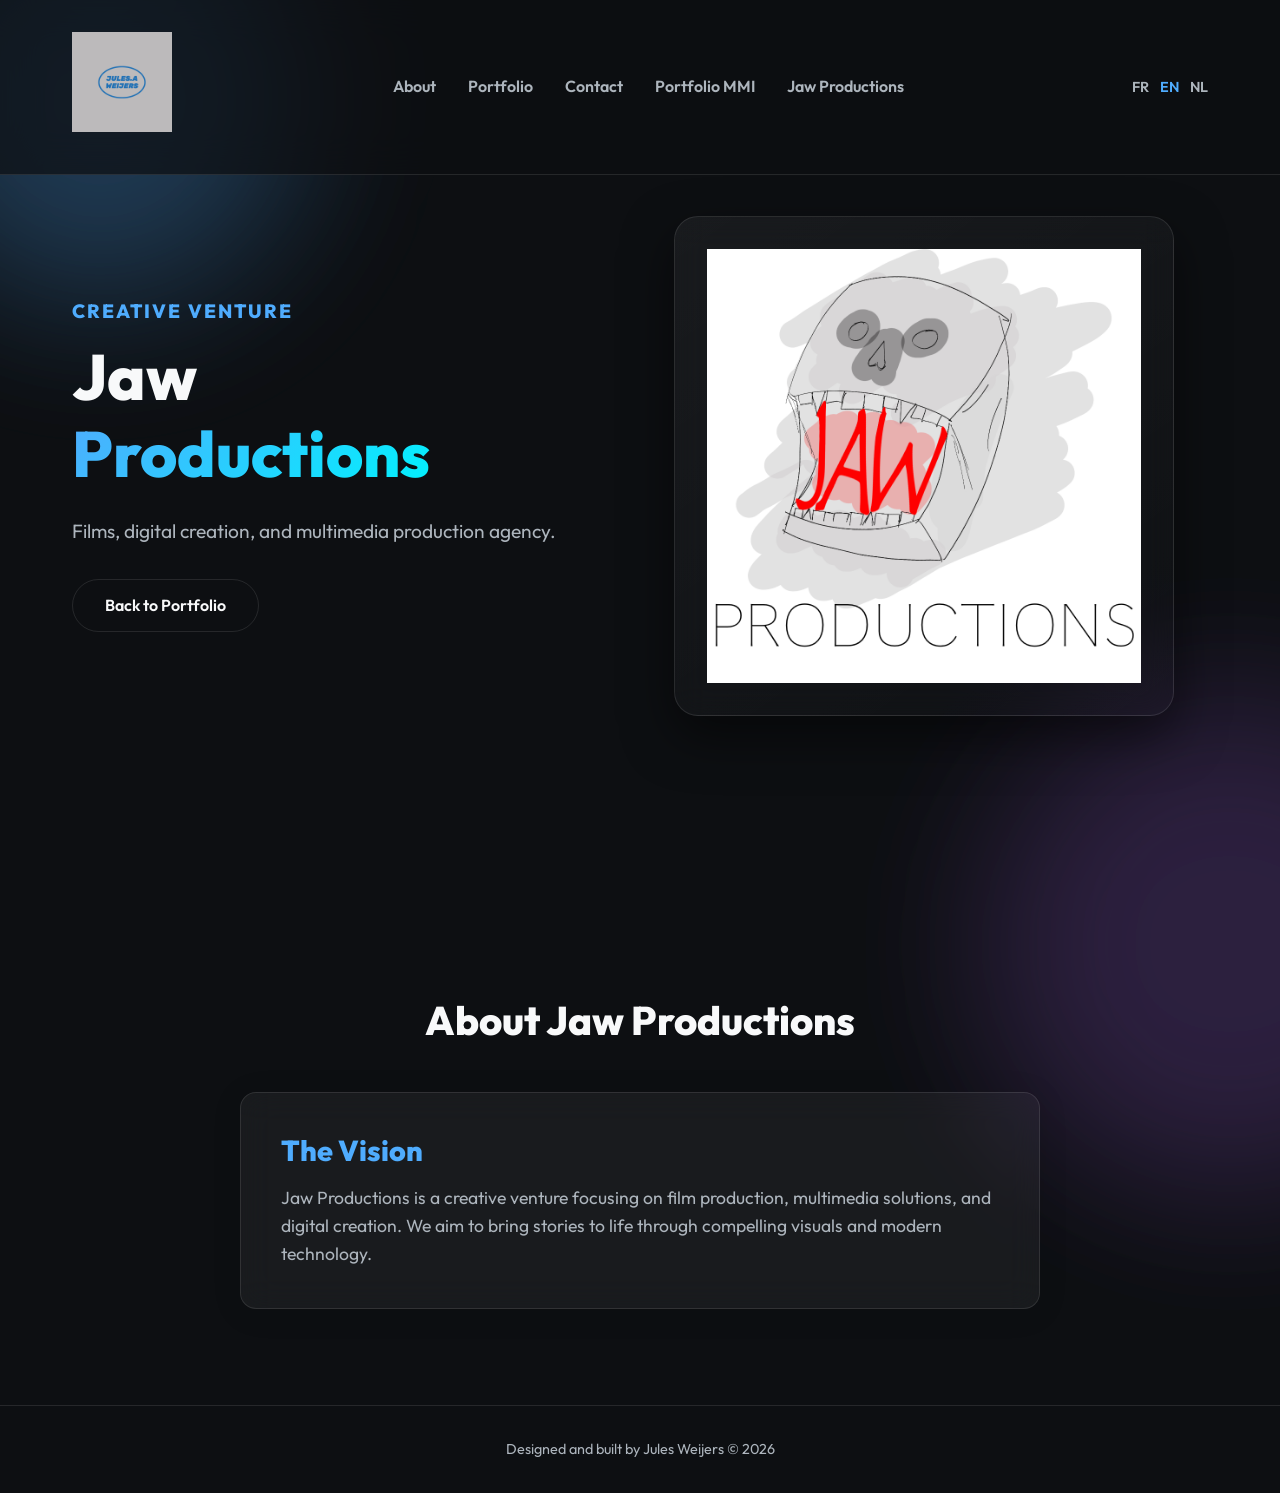
<file: jawprod.html>
<!DOCTYPE html>
<html lang="en">

<body>
    <div class="blob blob-1"></div>
    <div class="blob blob-2"></div>

<head>
    <meta charset="UTF-8">
    <meta name="viewport" content="width=device-width, initial-scale=1.0">
    <meta name="description" content="Jaw Producttions - A creative venture by Jules Weijers">
    <title>Jaw Productions</title>
    <link rel="preconnect" href="https://fonts.googleapis.com">
    <link rel="preconnect" href="https://fonts.gstatic.com" crossorigin>
    <link href="https://fonts.googleapis.com/css2?family=Outfit:wght@300;400;600;800&display=swap" rel="stylesheet">
    <link rel="stylesheet" href="css/styles.css">
</head>
</head>

<body>
    <div class="blob blob-1"></div>
    <div class="blob blob-2"></div>

    <nav class="glass-nav">
        <div class="nav-content">
            <a href="index.html" class="logo"><img src="assets/images/logo J.png" width="100px"
                    alt="logo Jules Weijers"></a>
            <ul class="nav-links">
                <li><a href="index.html#about" data-i18n="nav_about">About</a></li>
                <li><a href="index.html#portfolio" data-i18n="nav_portfolio">Portfolio</a></li>
                <li><a href="index.html#contact" data-i18n="nav_contact">Contact</a></li>
                <li><a href="portfolio-mmi.html" data-i18n="nav_mmi">Portfolio MMI</a></li>
                <li><a href="jawprod.html" data-i18n="nav_jawprod">Jaw Productions</a></li>
            </ul>
            <div class="lang-switcher">
                <button class="lang-btn" data-lang="fr">FR</button>
                <button class="lang-btn active" data-lang="en">EN</button>
                <button class="lang-btn" data-lang="nl">NL</button>
            </div>
            <div class="hamburger">
                <div class="bar"></div>
                <div class="bar"></div>
                <div class="bar"></div>
            </div>
        </div>
    </nav>

    <main>
        <section id="hero" class="hero-section">
            <div class="hero-content">
                <h2 class="subtitle" data-i18n="jawprod_hero_subtitle">Creative Venture</h2>
                <h1 class="title">
                    <span data-i18n="jawprod_hero_title_part1">Jaw</span><br>
                    <span class="gradient-text" data-i18n="jawprod_hero_title_part2">Productions</span>
                </h1>
                <p class="description" data-i18n="jawprod_hero_desc">Films, digital creation, and multimedia production
                    agency.</p>
                <div class="cta-group">
                    <a href="index.html" class="btn btn-secondary" data-i18n="btn_back">Back to Portfolio</a>
                </div>
            </div>
            <div class="hero-visual">
                <div class="visual-placeholder glass-card"
                    style="display: flex; align-items: center; justify-content: center;">
                    <!-- Placeholder logo or image for Jaw Producttions -->
                    <img src="assets/images/jawproductions.jpg" alt="Logo JAW PRODUCTIONS" class="jawprod-logo">
                </div>
            </div>
        </section>

        <section id="about" class="about-section">
            <h2 class="section-title" data-i18n="jawprod_about_title">About Jaw Productions</h2>
            <div class="about-grid" style="grid-template-columns: 1fr; max-width: 800px; margin: 0 auto;">
                <div class="about-text glass-card">
                    <h3 data-i18n="jawprod_about_subtitle">The Vision</h3>
                    <p data-i18n="jawprod_about_desc">Jaw Productions is a creative venture focusing on film production,
                        multimedia solutions, and digital creation. We aim to bring stories to life through compelling
                        visuals and modern technology.</p>
                </div>
            </div>
        </section>
    </main>

    <footer>
        <p><span data-i18n="footer_text">Designed and built by Jules Weijers</span> &copy; <span id="year"></span></p>
    </footer>

    <script src="js/translations.js?v=20260608b"></script>
    <script src="js/main.js?v=20260608b"></script>
</body>

</html>
</file>
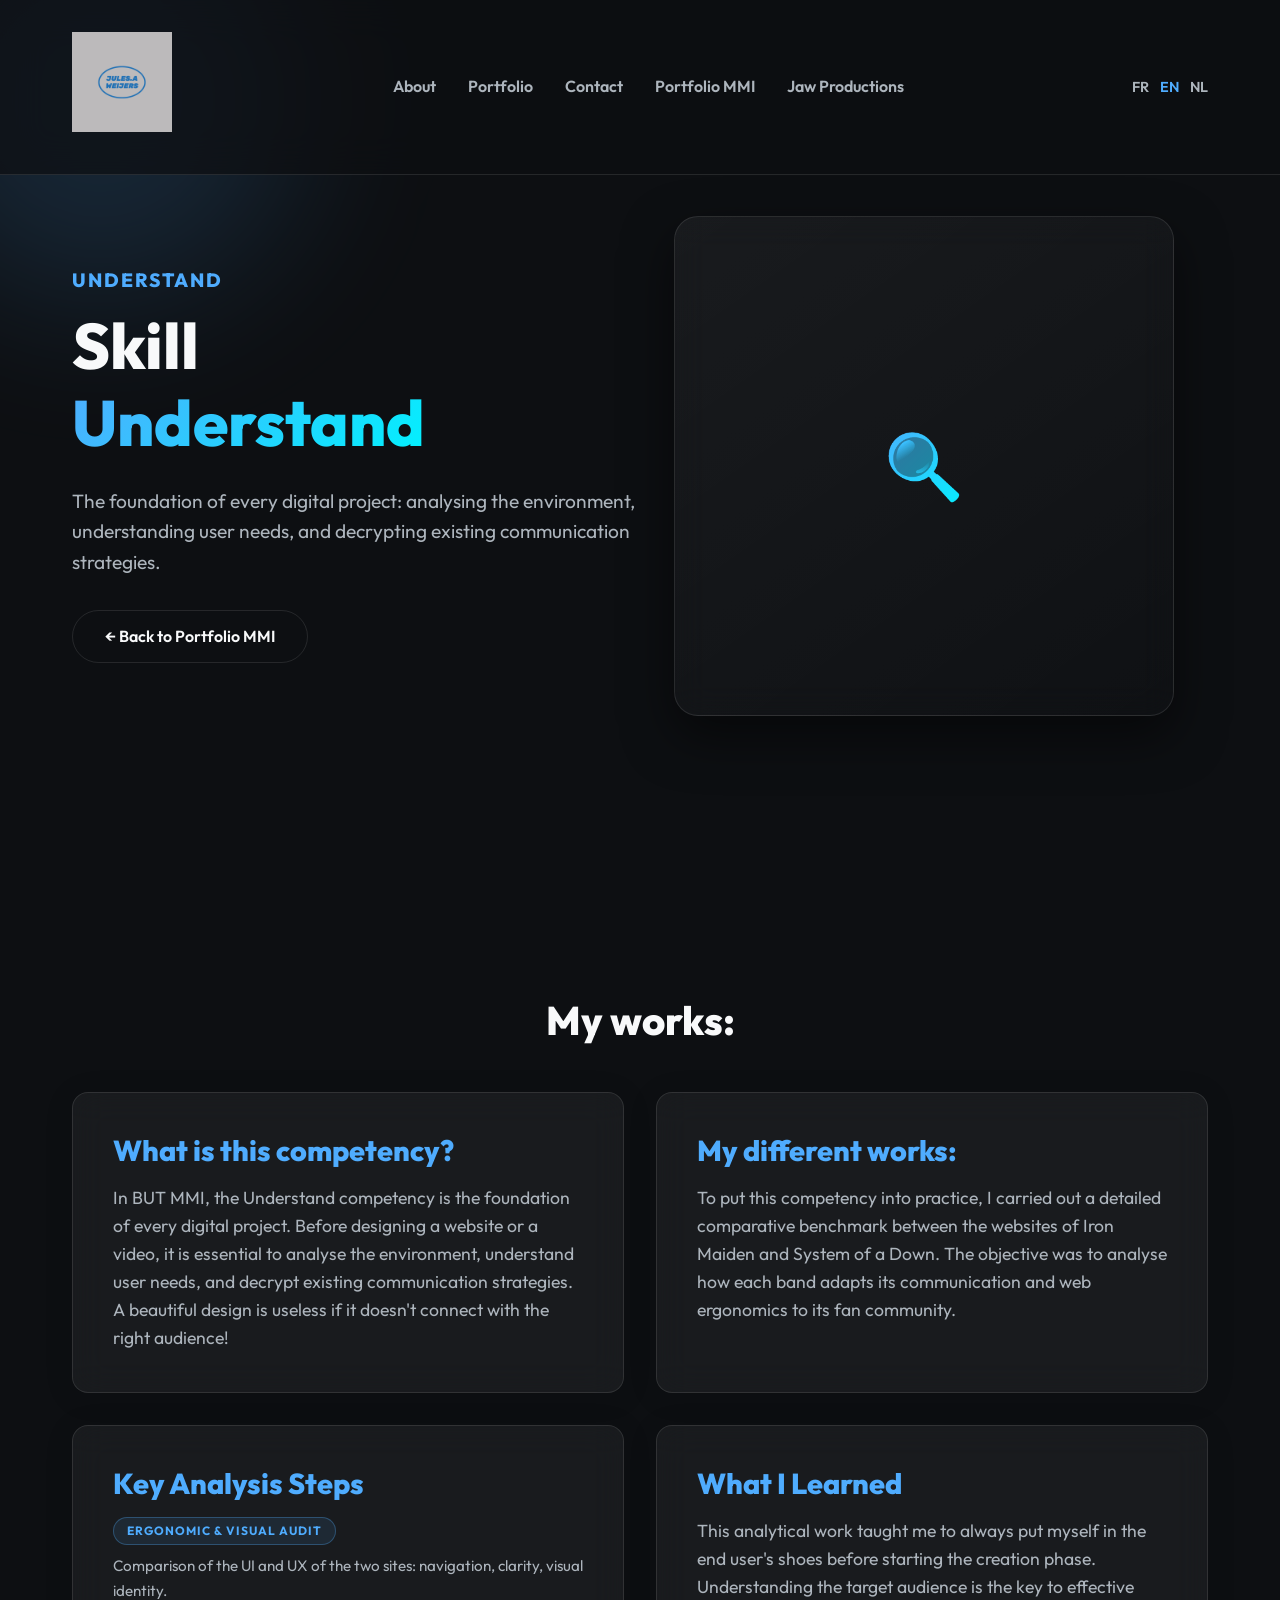
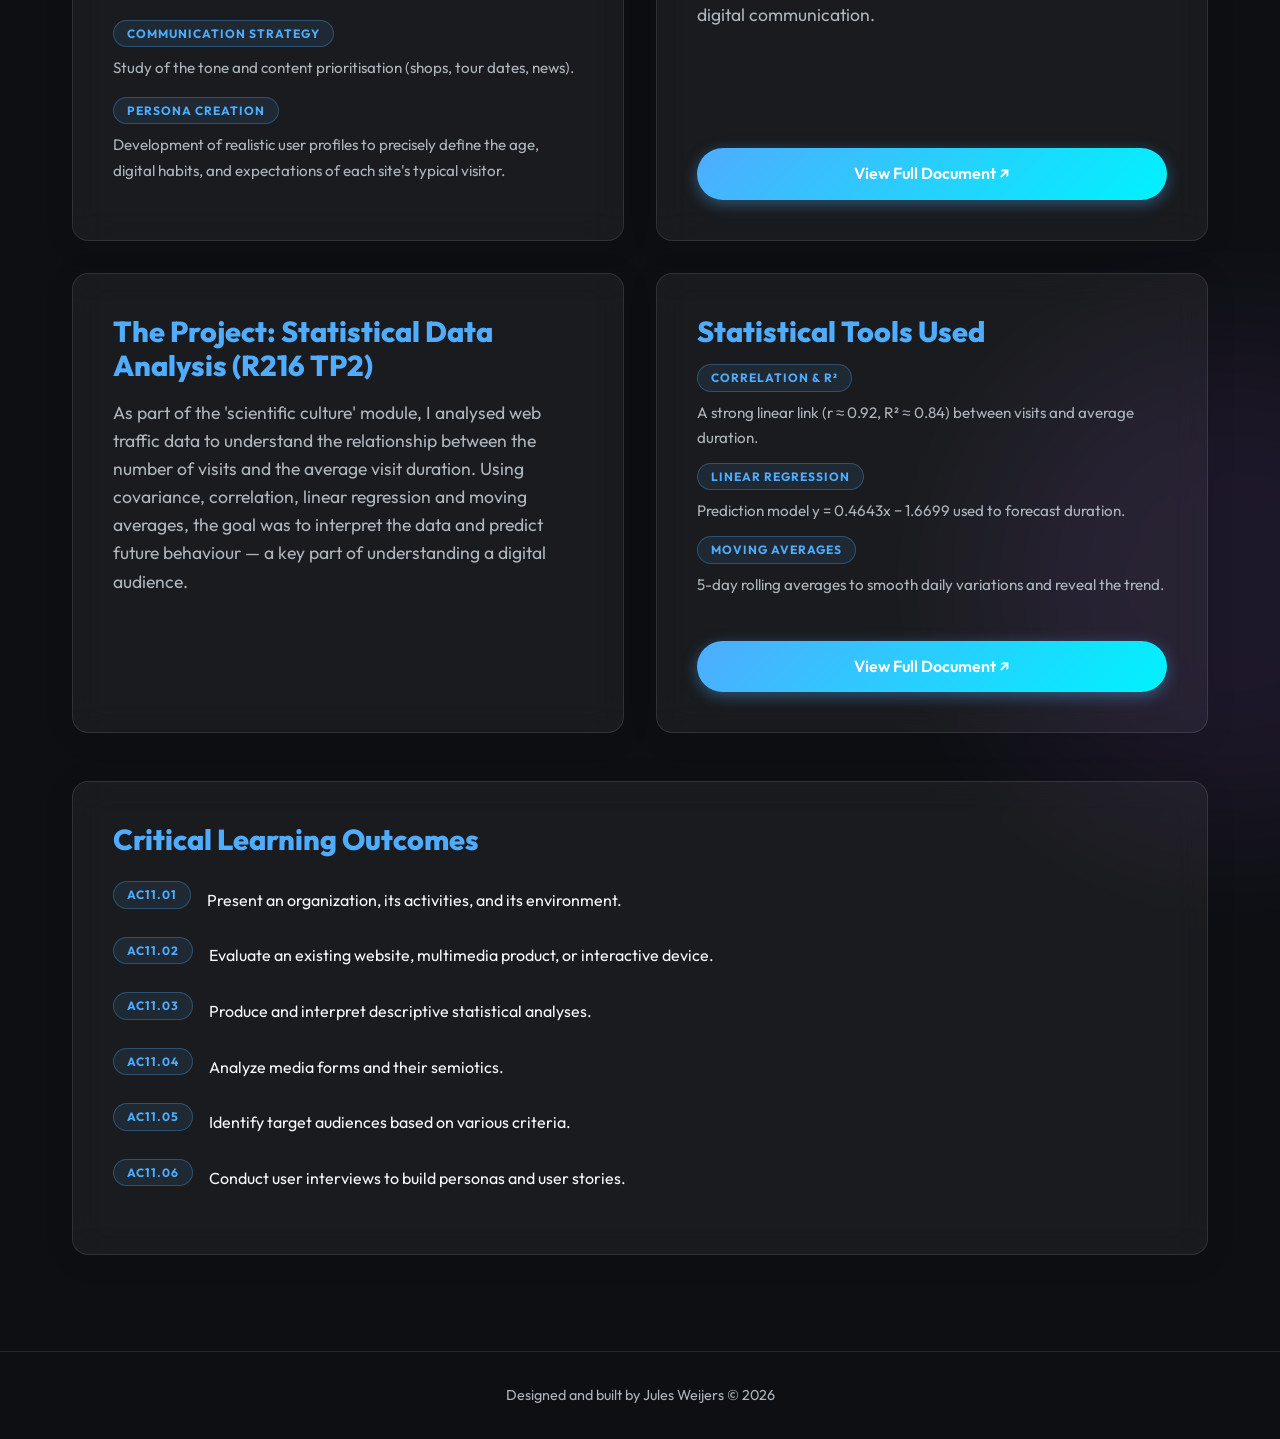
<file: mmi-comprendre.html>
<!DOCTYPE html>
<html lang="en">

<head>
    <meta charset="UTF-8">
    <meta name="viewport" content="width=device-width, initial-scale=1.0">
    <meta name="description" content="Compétence Comprendre - Portfolio MMI Jules Weijers">
    <title>Comprendre - Portfolio MMI</title>
    <link rel="preconnect" href="https://fonts.googleapis.com">
    <link rel="preconnect" href="https://fonts.gstatic.com" crossorigin>
    <link href="https://fonts.googleapis.com/css2?family=Outfit:wght@300;400;600;800&display=swap" rel="stylesheet">
    <link rel="stylesheet" href="css/styles.css">
</head>

<body>
    <div class="blob blob-1"></div>
    <div class="blob blob-2"></div>

    <nav class="glass-nav">
        <div class="nav-content">
            <a href="index.html" class="logo"><img src="assets/images/logo J.png" width="100px"
                    alt="logo Jules Weijers"></a>
            <ul class="nav-links">
                <li><a href="index.html#about" data-i18n="nav_about">About</a></li>
                <li><a href="index.html#portfolio" data-i18n="nav_portfolio">Portfolio</a></li>
                <li><a href="index.html#contact" data-i18n="nav_contact">Contact</a></li>
                <li><a href="portfolio-mmi.html" data-i18n="nav_mmi">Portfolio MMI</a></li>
                <li><a href="jawprod.html" data-i18n="nav_jawprod">Jaw Productions</a></li>
            </ul>
            <div class="lang-switcher">
                <button class="lang-btn" data-lang="fr">FR</button>
                <button class="lang-btn active" data-lang="en">EN</button>
                <button class="lang-btn" data-lang="nl">NL</button>
            </div>
            <div class="hamburger">
                <div class="bar"></div>
                <div class="bar"></div>
                <div class="bar"></div>
            </div>
        </div>
    </nav>

    <main>
        <section id="hero" class="hero-section">
            <div class="hero-content">
                <h2 class="subtitle" data-i18n="mmi_filter_comprendre">Understand</h2>
                <h1 class="title">
                    <span data-i18n="comp_comprendre_title1">Skill</span><br>
                    <span class="gradient-text" data-i18n="comp_comprendre_title2">Understand</span>
                </h1>
                <p class="description" data-i18n="comp_comprendre_intro">The foundation of every digital project:
                    analysing the environment, understanding user needs, and decrypting existing communication
                    strategies.</p>
                <div class="cta-group">
                    <a href="portfolio-mmi.html" class="btn btn-secondary" data-i18n="comp_back_mmi">← Back to Portfolio
                        MMI</a>
                </div>
            </div>
            <div class="hero-visual">
                <div class="visual-placeholder glass-card"
                    style="display:flex;align-items:center;justify-content:center;">
                    <span class="gradient-text" style="font-size:4rem;">🔍</span>
                </div>
            </div>
        </section>

        <section class="about-section">
            <h2 class="section-title" data-i18n="comp_approach_title">My Approach</h2>
            <div class="about-grid">
                <div class="about-text glass-card">
                    <h3 data-i18n="comp_comprendre_what_title">What is this competency?</h3>
                    <p data-i18n="comp_comprendre_what_desc">In BUT MMI, the "Understand" competency is the foundation
                        of every digital project. Before designing a website or a video, it is essential to analyse the
                        environment, understand user needs, and decrypt existing communication strategies. A beautiful
                        design is useless if it doesn't connect with the right audience!</p>
                </div>
                <div class="about-text glass-card">
                    <h3 data-i18n="comp_comprendre_project_title">The Project: Iron Maiden vs SOAD Benchmark</h3>
                    <p data-i18n="comp_comprendre_project_desc">To put this competency into practice, I carried out a
                        detailed comparative benchmark between the websites of two iconic metal bands: Iron Maiden and
                        System of a Down. The objective was to analyse how each band adapts its communication and web
                        ergonomics to its fan community.</p>
                </div>
            </div>

            <div class="about-grid" style="margin-top: 2rem;">
                <div class="about-text glass-card">
                    <h3 data-i18n="comp_comprendre_steps_title">Key Analysis Steps</h3>
                    <ul class="skills-list" style="margin-top:0;">
                        <li style="margin-bottom:1rem;"><span class="mmi-tag"
                                style="display:inline-block;margin-bottom:0.5rem;"
                                data-i18n="comp_step_ergonomics">Ergonomic &amp; Visual Audit</span><br><span
                                style="color:var(--text-secondary);font-size:0.95rem;"
                                data-i18n="comp_step_ergonomics_desc">Comparison of the UI and UX of the two sites:
                                navigation, clarity, visual identity.</span></li>
                        <li style="margin-bottom:1rem;"><span class="mmi-tag"
                                style="display:inline-block;margin-bottom:0.5rem;"
                                data-i18n="comp_step_strategy">Communication Strategy</span><br><span
                                style="color:var(--text-secondary);font-size:0.95rem;"
                                data-i18n="comp_step_strategy_desc">Study of the tone and content prioritisation (shops,
                                tour dates, news).</span></li>
                        <li style="margin-bottom:1rem;"><span class="mmi-tag"
                                style="display:inline-block;margin-bottom:0.5rem;"
                                data-i18n="comp_step_personas">Persona Creation</span><br><span
                                style="color:var(--text-secondary);font-size:0.95rem;"
                                data-i18n="comp_step_personas_desc">Development of realistic user profiles to precisely
                                define the age, digital habits, and expectations of each site's typical visitor.</span>
                        </li>
                    </ul>
                </div>
                <div class="about-text glass-card"
                    style="display:flex;flex-direction:column;justify-content:space-between;">
                    <div>
                        <h3 data-i18n="comp_comprendre_result_title">What I Learned</h3>
                        <p data-i18n="comp_comprendre_result_desc">This analytical work taught me to always put myself
                            in the end user's shoes before starting the creation phase. Understanding the target
                            audience is the key to effective digital communication.</p>
                    </div>
                    <a href="https://docs.google.com/document/d/e/2PACX-1vTKXPt67hCRyLNYmqkDiwPlftgI4cMNOzq5Qq594efZ0VhWEkvWonY3-5DiGSTiMGNLSEG3dka_bvBa/pub"
                        target="_blank" class="btn btn-primary" style="margin-top:2rem;text-align:center;"
                        data-i18n="mmi_btn_view_doc">View Full Document ↗</a>
                </div>
            </div>

            <!-- Project 2: R216 TP2 - Statistical Data Analysis -->
            <div class="about-grid" style="margin-top: 2rem;">
                <div class="about-text glass-card">
                    <h3 data-i18n="comp_comprendre_project2_title">The Project: Statistical Data Analysis (R216 TP2)</h3>
                    <p data-i18n="comp_comprendre_project2_desc">As part of the "scientific culture" module, I analysed web traffic data to understand the relationship between the number of visits and the average visit duration. Using covariance, correlation, linear regression and moving averages, the goal was to interpret the data and predict future behaviour — a key part of understanding a digital audience.</p>
                </div>
                <div class="about-text glass-card"
                    style="display:flex;flex-direction:column;justify-content:space-between;">
                    <div>
                        <h3 data-i18n="comp_comprendre_project2_steps_title">Statistical Tools Used</h3>
                        <ul class="skills-list" style="margin-top:0;">
                            <li style="margin-bottom:0.75rem;"><span class="mmi-tag"
                                    style="display:inline-block;margin-bottom:0.5rem;"
                                    data-i18n="comp_comprendre_project2_t1">Correlation &amp; R²</span><br><span
                                    style="color:var(--text-secondary);font-size:0.95rem;"
                                    data-i18n="comp_comprendre_project2_t1_desc">A strong linear link (r ≈ 0.92, R² ≈ 0.84) between visits and average duration.</span></li>
                            <li style="margin-bottom:0.75rem;"><span class="mmi-tag"
                                    style="display:inline-block;margin-bottom:0.5rem;"
                                    data-i18n="comp_comprendre_project2_t2">Linear Regression</span><br><span
                                    style="color:var(--text-secondary);font-size:0.95rem;"
                                    data-i18n="comp_comprendre_project2_t2_desc">Prediction model y = 0.4643x − 1.6699 used to forecast duration.</span></li>
                            <li style="margin-bottom:0.75rem;"><span class="mmi-tag"
                                    style="display:inline-block;margin-bottom:0.5rem;"
                                    data-i18n="comp_comprendre_project2_t3">Moving Averages</span><br><span
                                    style="color:var(--text-secondary);font-size:0.95rem;"
                                    data-i18n="comp_comprendre_project2_t3_desc">5-day rolling averages to smooth daily variations and reveal the trend.</span></li>
                        </ul>
                    </div>
                    <a href="assets/pdf/r216_tp2.pdf"
                        target="_blank" class="btn btn-primary" style="margin-top:2rem;text-align:center;"
                        data-i18n="mmi_btn_view_doc">View Full Document ↗</a>
                </div>
            </div>
            <div class="about-grid" style="margin-top: 3rem;">
                <div class="about-text glass-card" style="grid-column: 1 / -1;">
                    <h3 data-i18n="comp_comprendre_ac_title">Critical Learning Outcomes</h3>
                    <ul class="skills-list" style="margin-top:1.5rem;">
                        <li style="margin-bottom:1rem; display: flex; align-items: center; gap: 1rem;">
                            <span class="mmi-tag" style="white-space: nowrap;">AC11.01</span> 
                            <span data-i18n="ac_11_01">Present an organization, its activities, and its environment.</span>
                        </li>
                        <li style="margin-bottom:1rem; display: flex; align-items: center; gap: 1rem;">
                            <span class="mmi-tag" style="white-space: nowrap;">AC11.02</span> 
                            <span data-i18n="ac_11_02">Evaluate an existing website, multimedia product, or interactive device.</span>
                        </li>
                        <li style="margin-bottom:1rem; display: flex; align-items: center; gap: 1rem;">
                            <span class="mmi-tag" style="white-space: nowrap;">AC11.03</span> 
                            <span data-i18n="ac_11_03">Produce and interpret descriptive statistical analyses.</span>
                        </li>
                        <li style="margin-bottom:1rem; display: flex; align-items: center; gap: 1rem;">
                            <span class="mmi-tag" style="white-space: nowrap;">AC11.04</span> 
                            <span data-i18n="ac_11_04">Analyze media forms and their semiotics.</span>
                        </li>
                        <li style="margin-bottom:1rem; display: flex; align-items: center; gap: 1rem;">
                            <span class="mmi-tag" style="white-space: nowrap;">AC11.05</span> 
                            <span data-i18n="ac_11_05">Identify target audiences based on various criteria.</span>
                        </li>
                        <li style="margin-bottom:1rem; display: flex; align-items: center; gap: 1rem;">
                            <span class="mmi-tag" style="white-space: nowrap;">AC11.06</span> 
                            <span data-i18n="ac_11_06">Conduct user interviews to build personas and user stories.</span>
                        </li>
                    </ul>
                </div>
            </div>
        </section>
        </section>
    </main>

    <footer>
        <p><span data-i18n="footer_text">Designed and built by Jules Weijers</span> &copy; <span id="year"></span></p>
    </footer>
    <script src="js/translations.js?v=20260610b"></script>
    <script src="js/main.js?v=20260610b"></script>
</body>

</html>
</file>
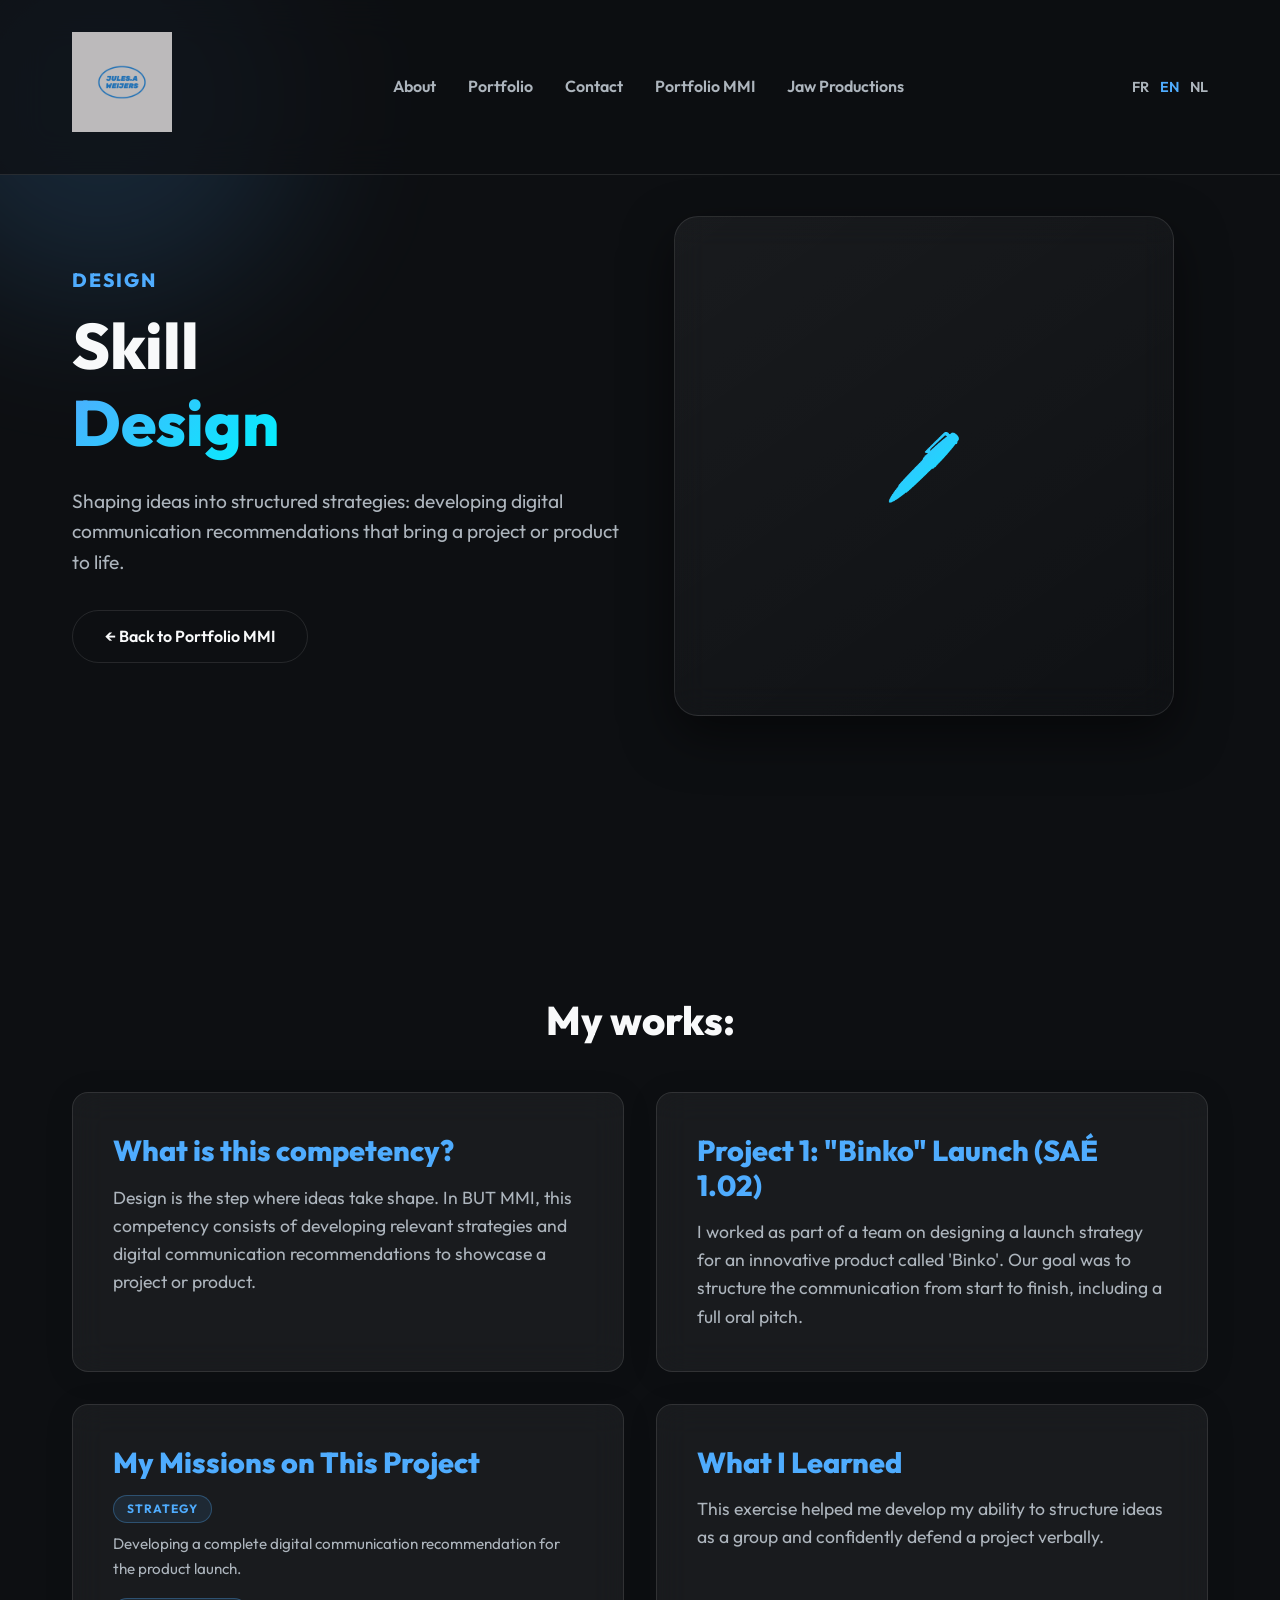
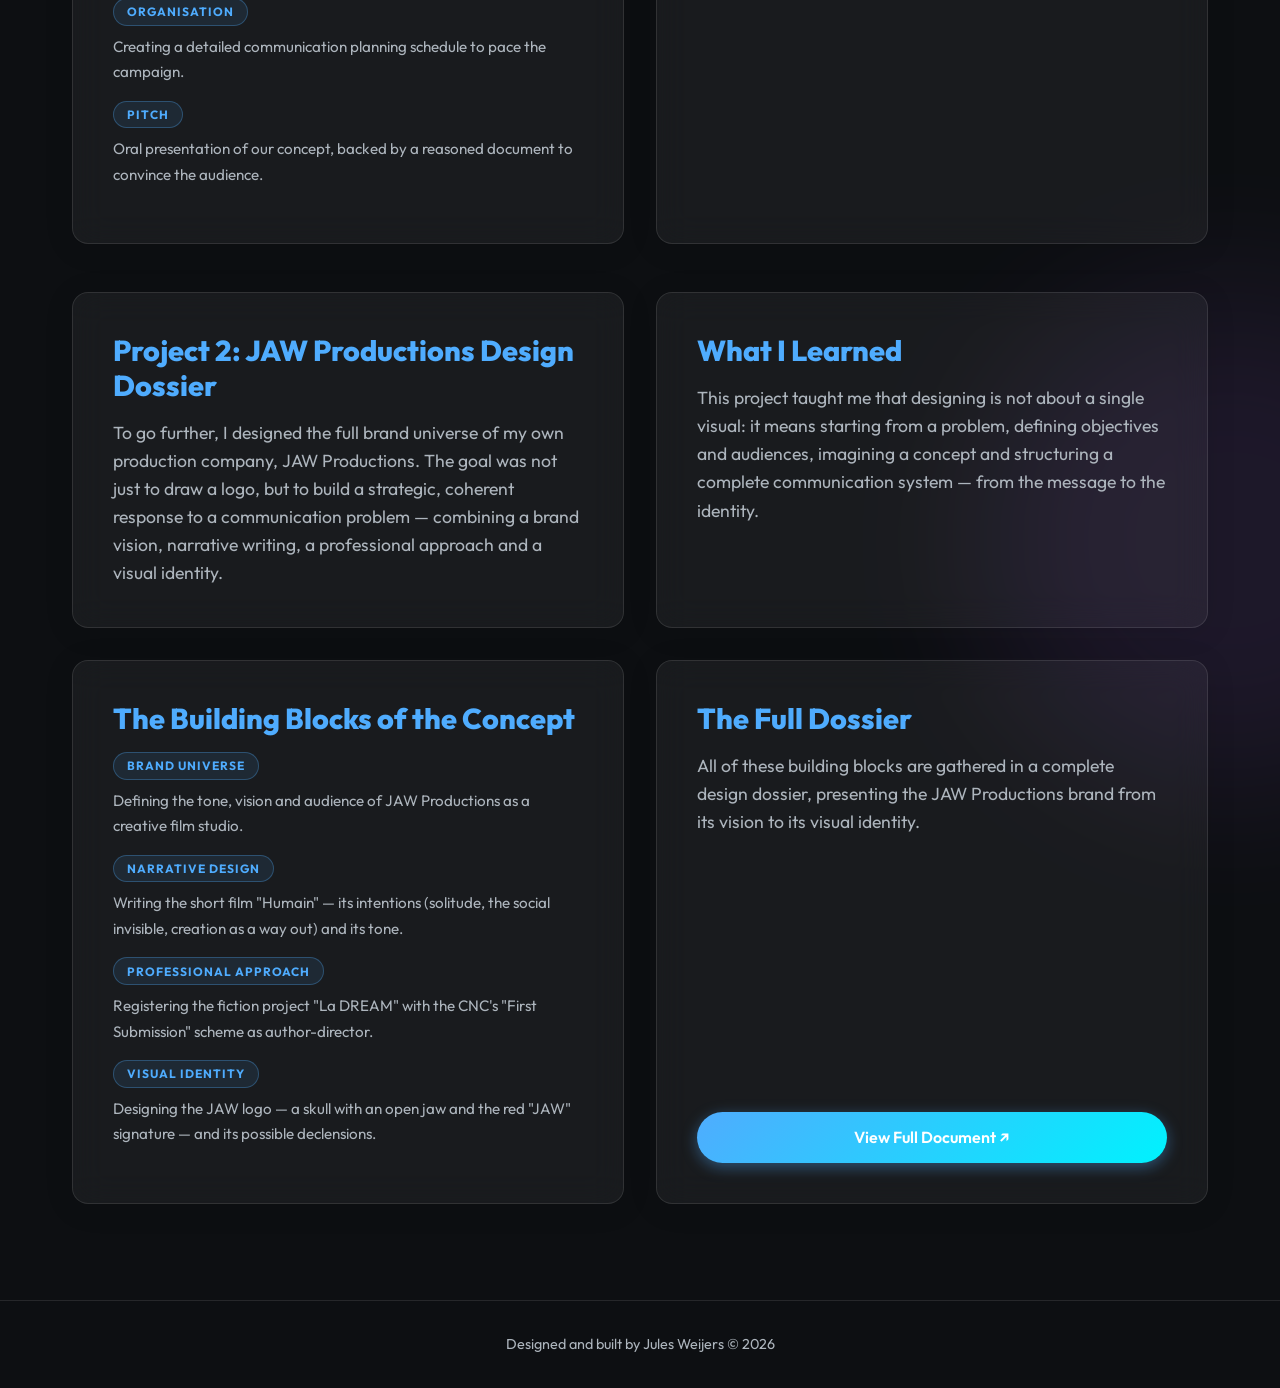
<file: mmi-concevoir.html>
<!DOCTYPE html>
<html lang="en">

<head>
    <meta charset="UTF-8">
    <meta name="viewport" content="width=device-width, initial-scale=1.0">
    <meta name="description" content="Compétence Concevoir - Portfolio MMI Jules Weijers">
    <title>Concevoir - Portfolio MMI</title>
    <link rel="preconnect" href="https://fonts.googleapis.com">
    <link rel="preconnect" href="https://fonts.gstatic.com" crossorigin>
    <link href="https://fonts.googleapis.com/css2?family=Outfit:wght@300;400;600;800&display=swap" rel="stylesheet">
    <link rel="stylesheet" href="css/styles.css">
</head>

<body>
    <div class="blob blob-1"></div>
    <div class="blob blob-2"></div>

    <nav class="glass-nav">
        <div class="nav-content">
            <a href="index.html" class="logo"><img src="assets/images/logo J.png" width="100px"
                    alt="logo Jules Weijers"></a>
            <ul class="nav-links">
                <li><a href="index.html#about" data-i18n="nav_about">About</a></li>
                <li><a href="index.html#portfolio" data-i18n="nav_portfolio">Portfolio</a></li>
                <li><a href="index.html#contact" data-i18n="nav_contact">Contact</a></li>
                <li><a href="portfolio-mmi.html" data-i18n="nav_mmi">Portfolio MMI</a></li>
                <li><a href="jawprod.html" data-i18n="nav_jawprod">Jaw Productions</a></li>
            </ul>
            <div class="lang-switcher">
                <button class="lang-btn" data-lang="fr">FR</button>
                <button class="lang-btn active" data-lang="en">EN</button>
                <button class="lang-btn" data-lang="nl">NL</button>
            </div>
            <div class="hamburger">
                <div class="bar"></div>
                <div class="bar"></div>
                <div class="bar"></div>
            </div>
        </div>
    </nav>

    <main>
        <section id="hero" class="hero-section">
            <div class="hero-content">
                <h2 class="subtitle" data-i18n="mmi_filter_concevoir">Design</h2>
                <h1 class="title">
                    <span data-i18n="comp_concevoir_title1">Skill</span><br>
                    <span class="gradient-text" data-i18n="comp_concevoir_title2">Design</span>
                </h1>
                <p class="description" data-i18n="comp_concevoir_intro">Shaping ideas into structured strategies:
                    developing digital communication recommendations that bring a project or product to life.</p>
                <div class="cta-group">
                    <a href="portfolio-mmi.html" class="btn btn-secondary" data-i18n="comp_back_mmi">← Back to Portfolio
                        MMI</a>
                </div>
            </div>
            <div class="hero-visual">
                <div class="visual-placeholder glass-card"
                    style="display:flex;align-items:center;justify-content:center;">
                    <span class="gradient-text" style="font-size:4rem;">🖊️</span>
                </div>
            </div>
        </section>

        <section class="about-section">
            <h2 class="section-title" data-i18n="comp_approach_title">My Approach</h2>
            <div class="about-grid">
                <div class="about-text glass-card">
                    <h3 data-i18n="comp_concevoir_what_title">What is this competency?</h3>
                    <p data-i18n="comp_concevoir_what_desc">Design is the step where ideas take shape. In BUT MMI, this
                        competency consists of developing relevant strategies and digital communication recommendations
                        to showcase a project or product. It involves structuring from A to Z — from strategy to
                        planning to pitching.</p>
                </div>
                <div class="about-text glass-card">
                    <h3 data-i18n="comp_concevoir_project_title">Project 1: "Binko" Launch (SAÉ 1.02)</h3>
                    <p data-i18n="comp_concevoir_project_desc">I worked as part of a team on designing a launch strategy
                        for an innovative product called "Binko". Our goal was not just to imagine the communication,
                        but to structure it from start to finish, including a full oral pitch to convince our audience.
                    </p>
                </div>
            </div>

            <div class="about-grid" style="margin-top: 2rem;">
                <div class="about-text glass-card">
                    <h3 data-i18n="comp_concevoir_steps_title">My Missions on This Project</h3>
                    <ul class="skills-list" style="margin-top:0;">
                        <li style="margin-bottom:1rem;"><span class="mmi-tag"
                                style="display:inline-block;margin-bottom:0.5rem;"
                                data-i18n="comp_concevoir_step1">Strategy</span><br><span
                                style="color:var(--text-secondary);font-size:0.95rem;"
                                data-i18n="comp_concevoir_step1_desc">Developing a complete digital communication
                                recommendation for the product launch.</span></li>
                        <li style="margin-bottom:1rem;"><span class="mmi-tag"
                                style="display:inline-block;margin-bottom:0.5rem;"
                                data-i18n="comp_concevoir_step2">Organisation</span><br><span
                                style="color:var(--text-secondary);font-size:0.95rem;"
                                data-i18n="comp_concevoir_step2_desc">Creating a detailed communication planning
                                schedule to pace the campaign.</span></li>
                        <li style="margin-bottom:1rem;"><span class="mmi-tag"
                                style="display:inline-block;margin-bottom:0.5rem;"
                                data-i18n="comp_concevoir_step3">Pitch</span><br><span
                                style="color:var(--text-secondary);font-size:0.95rem;"
                                data-i18n="comp_concevoir_step3_desc">Oral presentation of our concept, backed by a
                                reasoned document to convince the audience.</span></li>
                    </ul>
                </div>
                <div class="about-text glass-card">
                    <h3 data-i18n="comp_concevoir_result_title">What I Learned</h3>
                    <p data-i18n="comp_concevoir_result_desc">This exercise helped me develop my ability to structure
                        ideas as a group and confidently defend a project verbally. It reinforced my understanding of
                        how communication goes beyond content — it requires organisation, timing, and persuasion.</p>
                </div>
            </div>

            <div class="about-grid" style="margin-top: 3rem;">
                <div class="about-text glass-card">
                    <h3 data-i18n="comp_concevoir_jaw_title">Project 2: JAW Productions Design Dossier</h3>
                    <p data-i18n="comp_concevoir_jaw_desc">To go further, I designed the full brand universe of my own
                        production company, JAW Productions. The goal was not just to draw a logo, but to build a
                        strategic, coherent response to a communication problem — combining a brand vision, narrative
                        writing, a professional approach and a visual identity.</p>
                </div>
                <div class="about-text glass-card">
                    <h3 data-i18n="comp_concevoir_jaw_result_title">What I Learned</h3>
                    <p data-i18n="comp_concevoir_jaw_result_desc">This project taught me that designing is not about a
                        single visual: it means starting from a problem, defining objectives and audiences, imagining
                        a concept and structuring a complete communication system — from the message to the identity.</p>
                </div>
            </div>

            <div class="about-grid" style="margin-top: 2rem;">
                <div class="about-text glass-card">
                    <h3 data-i18n="comp_concevoir_jaw_steps_title">The Building Blocks of the Concept</h3>
                    <ul class="skills-list" style="margin-top:0;">
                        <li style="margin-bottom:1rem;"><span class="mmi-tag"
                                style="display:inline-block;margin-bottom:0.5rem;"
                                data-i18n="comp_concevoir_jaw_s1">Brand Universe</span><br><span
                                style="color:var(--text-secondary);font-size:0.95rem;"
                                data-i18n="comp_concevoir_jaw_s1_desc">Defining the tone, vision and audience of JAW
                                Productions as a creative film studio.</span></li>
                        <li style="margin-bottom:1rem;"><span class="mmi-tag"
                                style="display:inline-block;margin-bottom:0.5rem;"
                                data-i18n="comp_concevoir_jaw_s2">Narrative Design</span><br><span
                                style="color:var(--text-secondary);font-size:0.95rem;"
                                data-i18n="comp_concevoir_jaw_s2_desc">Writing the short film "Humain" — its
                                intentions (solitude, the social invisible, creation as a way out) and its tone.</span></li>
                        <li style="margin-bottom:1rem;"><span class="mmi-tag"
                                style="display:inline-block;margin-bottom:0.5rem;"
                                data-i18n="comp_concevoir_jaw_s3">Professional Approach</span><br><span
                                style="color:var(--text-secondary);font-size:0.95rem;"
                                data-i18n="comp_concevoir_jaw_s3_desc">Registering the fiction project "La DREAM"
                                with the CNC's "First Submission" scheme as author-director.</span></li>
                        <li style="margin-bottom:1rem;"><span class="mmi-tag"
                                style="display:inline-block;margin-bottom:0.5rem;"
                                data-i18n="comp_concevoir_jaw_s4">Visual Identity</span><br><span
                                style="color:var(--text-secondary);font-size:0.95rem;"
                                data-i18n="comp_concevoir_jaw_s4_desc">Designing the JAW logo — a skull with an open
                                jaw and the red "JAW" signature — and its possible declensions.</span></li>
                    </ul>
                </div>
                <div class="about-text glass-card"
                    style="display:flex;flex-direction:column;justify-content:space-between;">
                    <div>
                        <h3 data-i18n="comp_concevoir_jaw_doc_title">The Full Dossier</h3>
                        <p data-i18n="comp_concevoir_jaw_doc_desc">All of these building blocks are gathered in a complete
                            design dossier, presenting the JAW Productions brand from its vision to its visual identity.</p>
                    </div>
                    <a href="assets/pdf/dossier_conception_jaw.pdf"
                        target="_blank" class="btn btn-primary" style="margin-top:2rem;text-align:center;"
                        data-i18n="mmi_btn_view_doc">View Full Document ↗</a>
                </div>
            </div>
        </section>
    </main>

    <footer>
        <p><span data-i18n="footer_text">Designed and built by Jules Weijers</span> &copy; <span id="year"></span></p>
    </footer>
    <script src="js/translations.js?v=20260610d"></script>
    <script src="js/main.js?v=20260610d"></script>
</body>

</html>
</file>
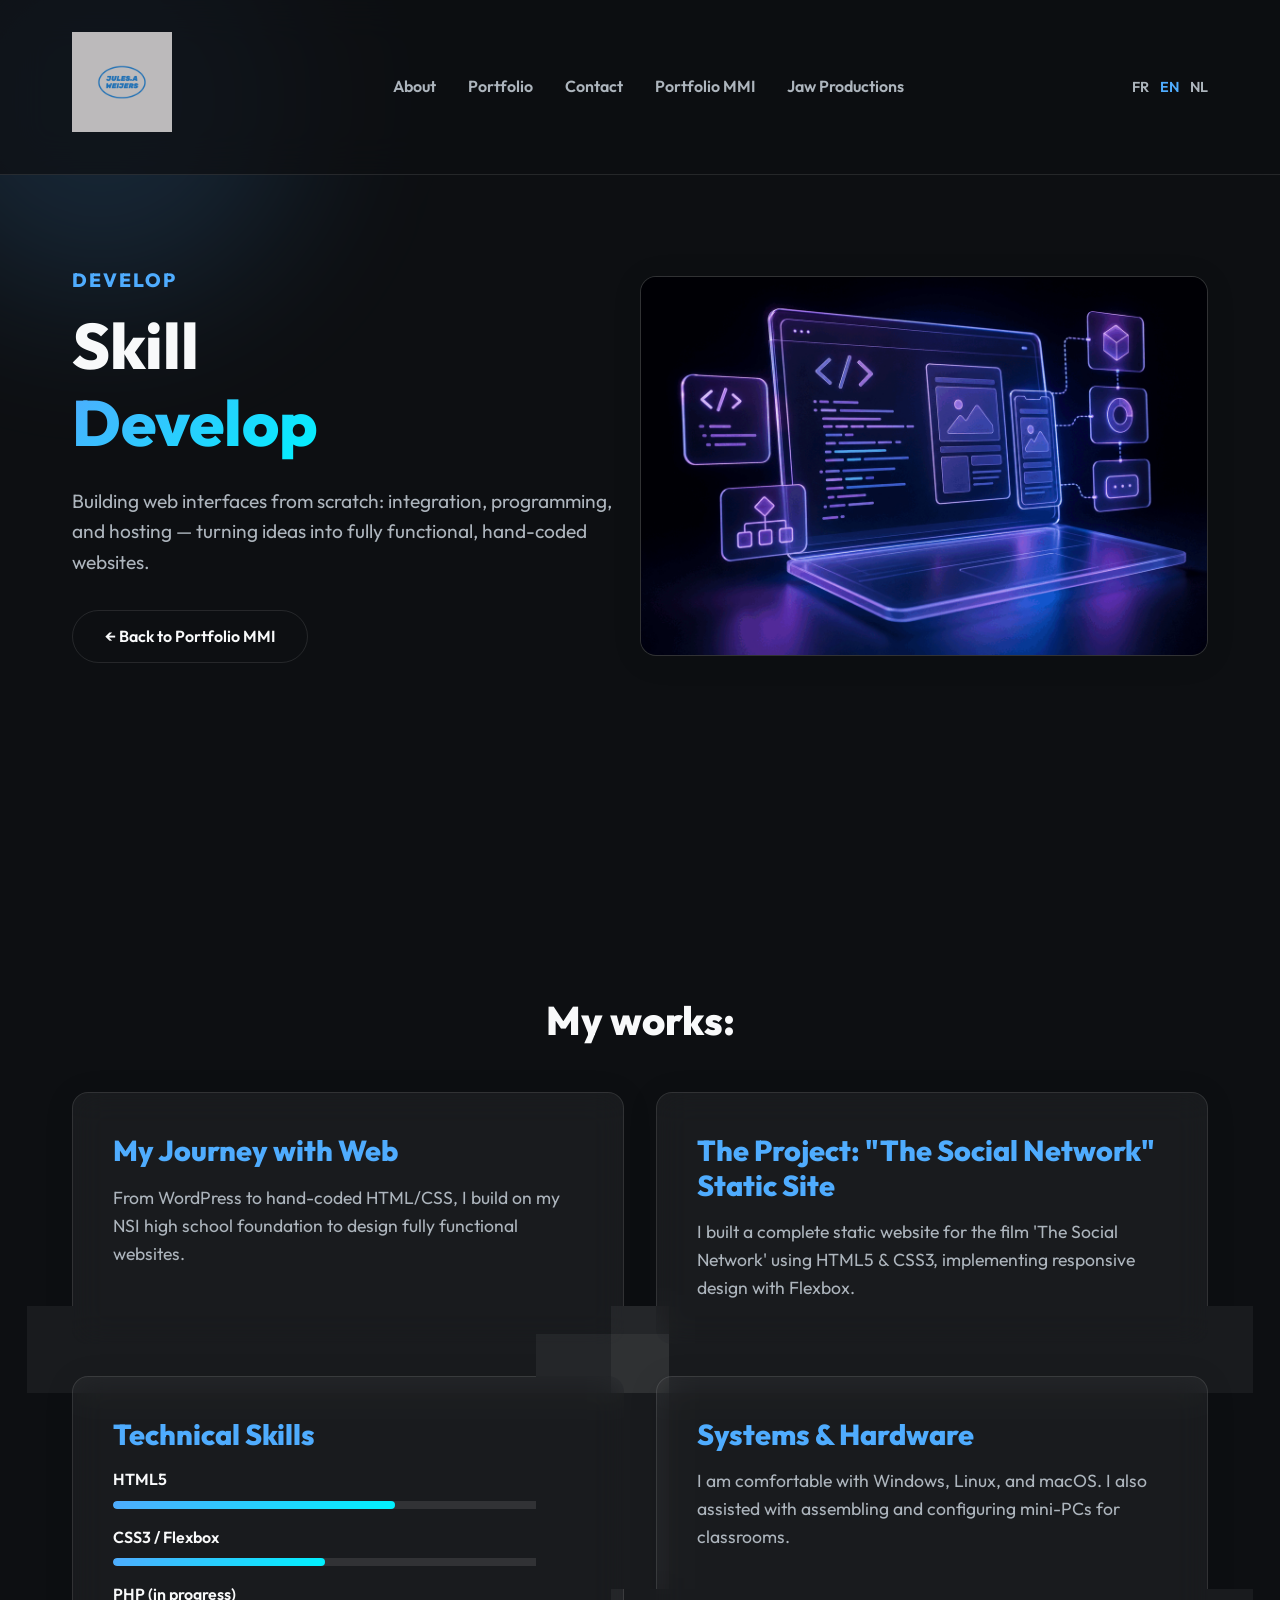
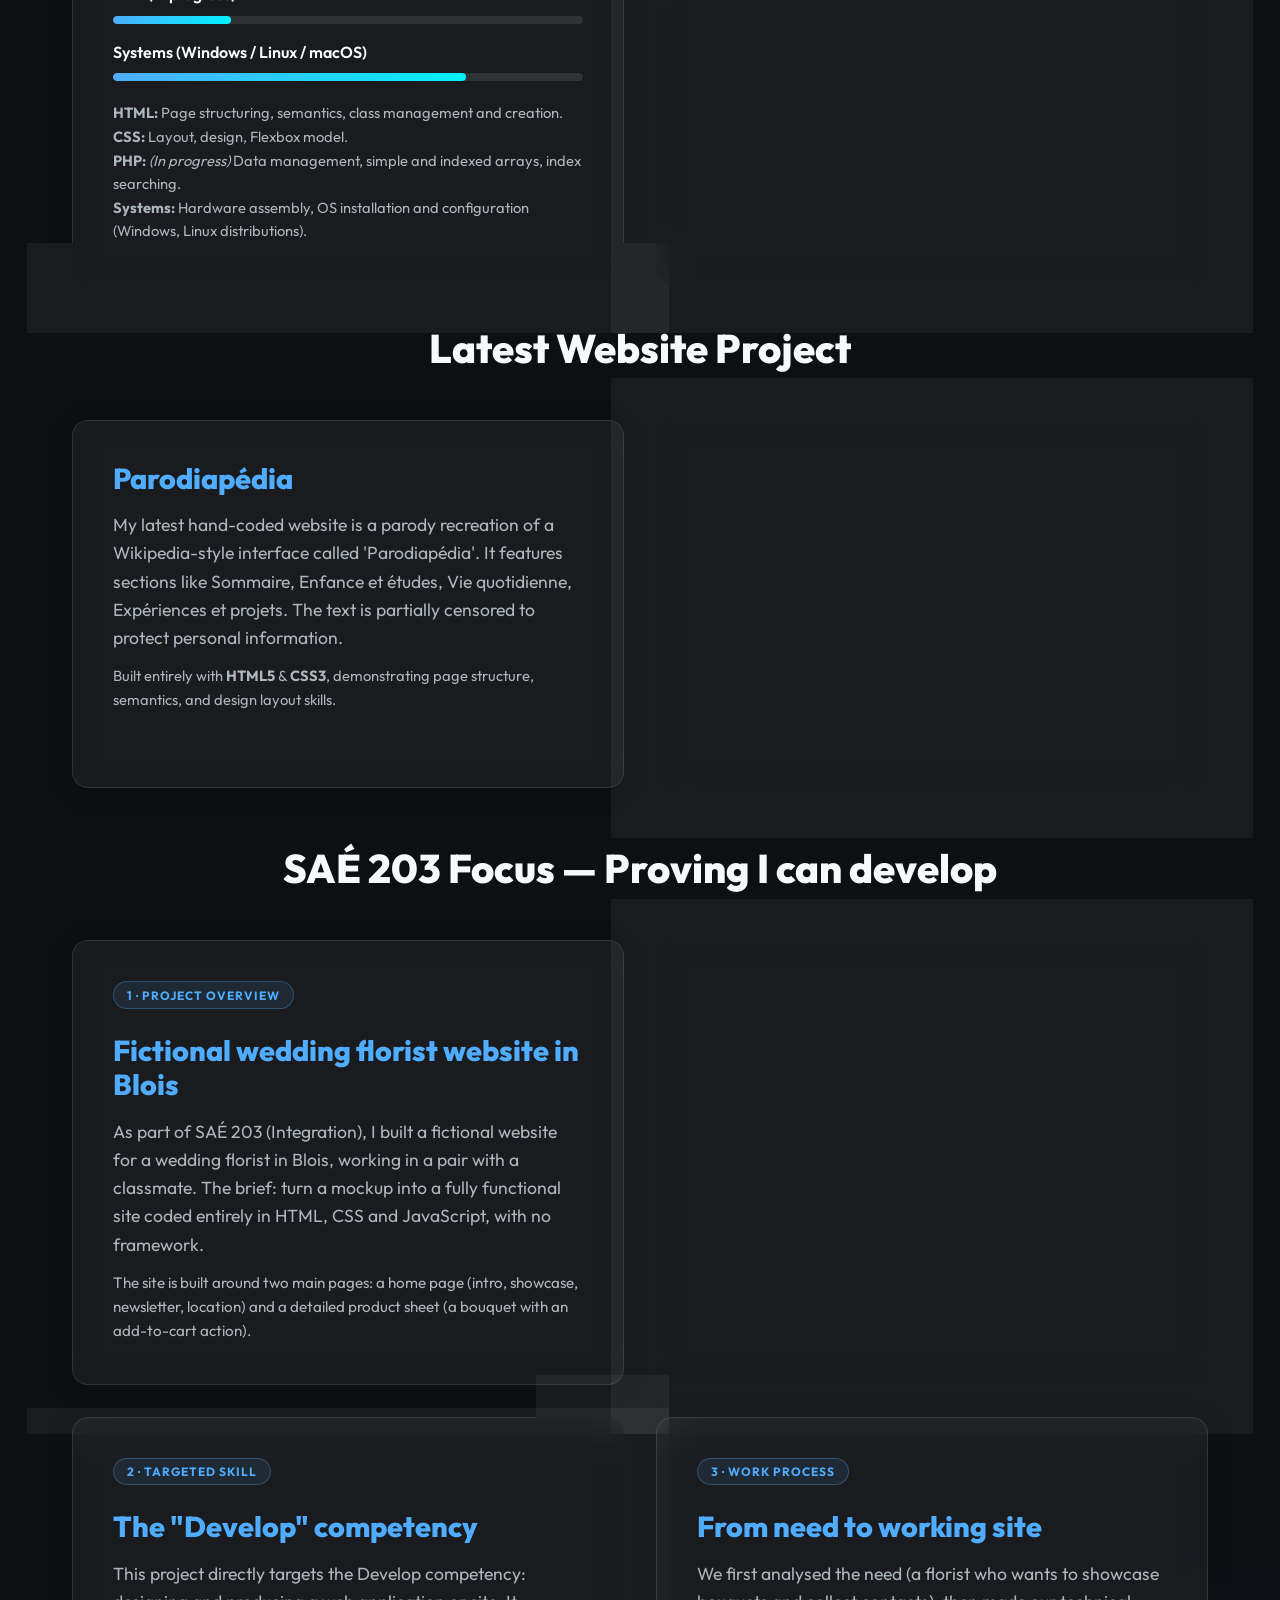
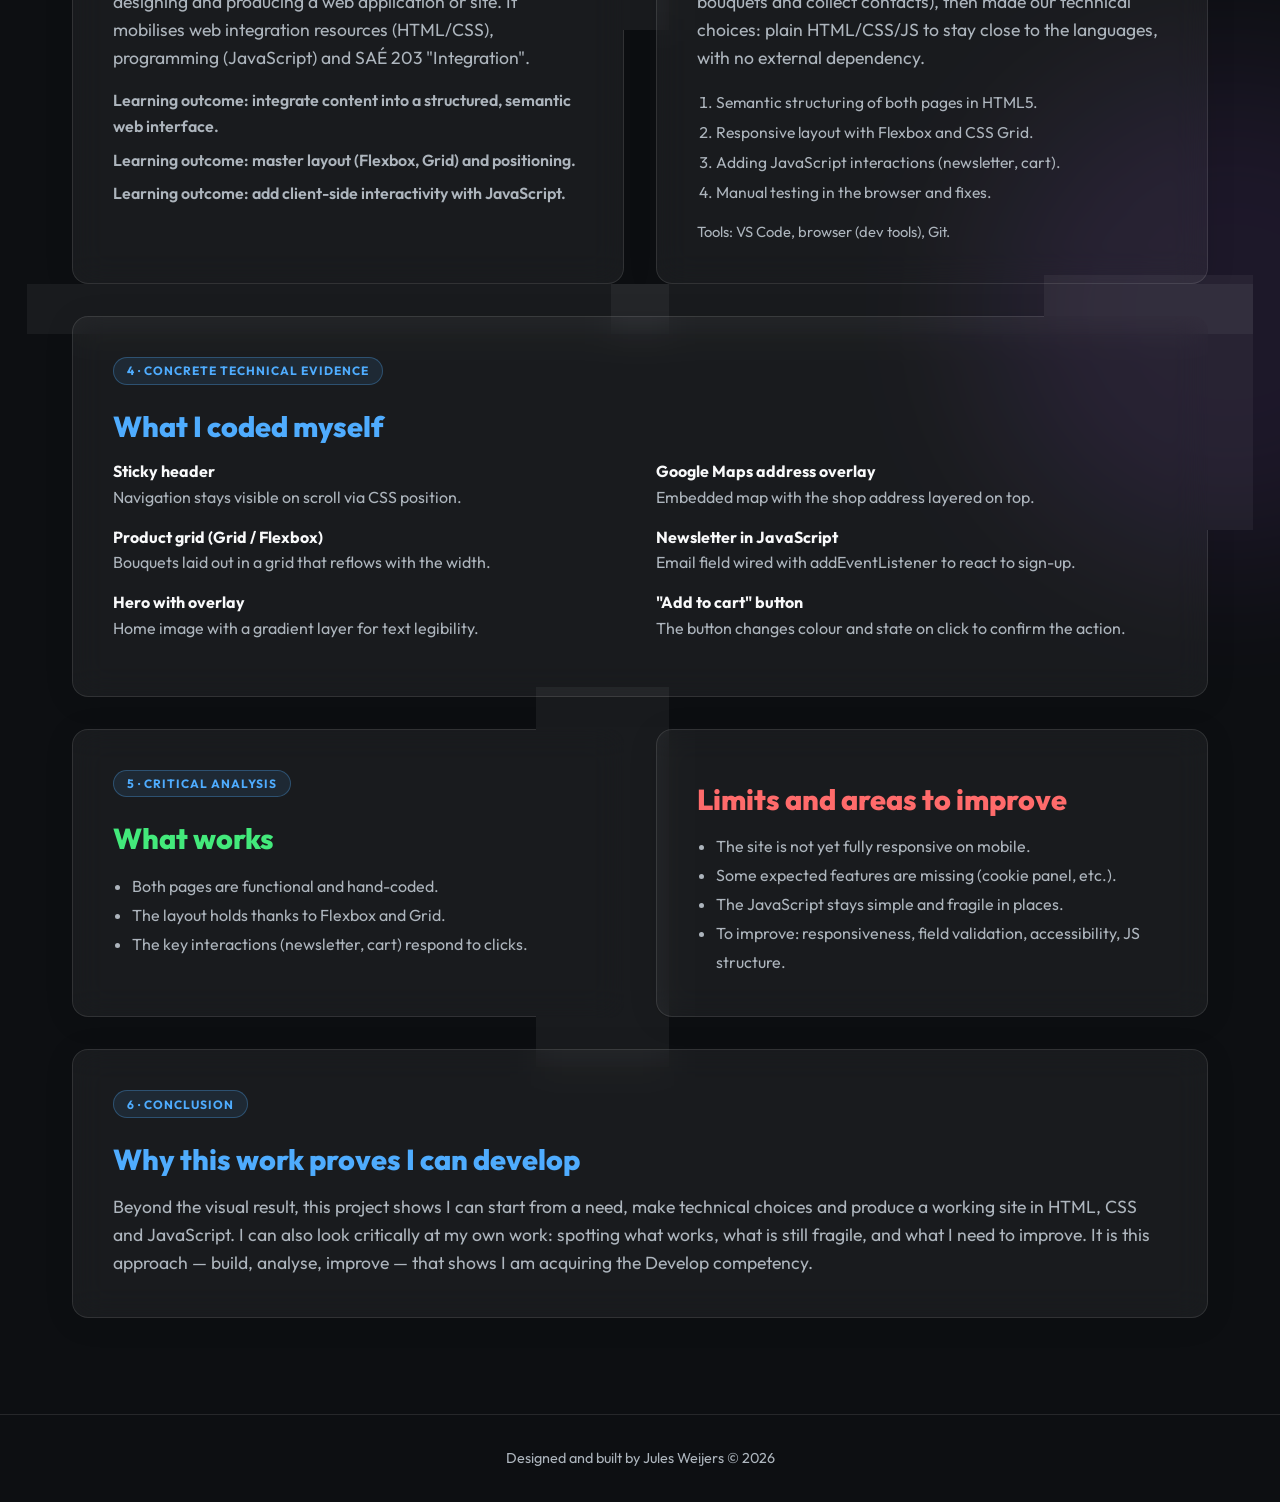
<file: mmi-developper.html>
<!DOCTYPE html>
<html lang="en">

<head>
    <meta charset="UTF-8">
    <meta name="viewport" content="width=device-width, initial-scale=1.0">
    <meta name="description" content="Skill Develop - Portfolio MMI Jules Weijers">
    <title>Develop - Portfolio MMI</title>
    <link rel="preconnect" href="https://fonts.googleapis.com">
    <link rel="preconnect" href="https://fonts.gstatic.com" crossorigin>
    <link href="https://fonts.googleapis.com/css2?family=Outfit:wght@300;400;600;800&display=swap" rel="stylesheet">
    <link rel="stylesheet" href="css/styles.css">
</head>

<body>
    <div class="blob blob-1"></div>
    <div class="blob blob-2"></div>

    <nav class="glass-nav">
        <div class="nav-content">
            <a href="index.html" class="logo"><img src="assets/images/logo J.png" width="100px"
                    alt="Jules Weijers Logo"></a>
            <ul class="nav-links">
                <li><a href="index.html#about" data-i18n="nav_about">About</a></li>
                <li><a href="index.html#portfolio" data-i18n="nav_portfolio">Portfolio</a></li>
                <li><a href="index.html#contact" data-i18n="nav_contact">Contact</a></li>
                <li><a href="portfolio-mmi.html" data-i18n="nav_mmi">Portfolio MMI</a></li>
                <li><a href="jawprod.html" data-i18n="nav_jawprod">Jaw Productions</a></li>
            </ul>
            <div class="lang-switcher">
                <button class="lang-btn" data-lang="fr">FR</button>
                <button class="lang-btn active" data-lang="en">EN</button>
                <button class="lang-btn" data-lang="nl">NL</button>
            </div>
            <div class="hamburger">
                <div class="bar"></div>
                <div class="bar"></div>
                <div class="bar"></div>
            </div>
        </div>
    </nav>

    <main>
        <section id="hero" class="hero-section">
            <div class="hero-content">
                <h2 class="subtitle" data-i18n="mmi_filter_developper">Develop</h2>
                <h1 class="title">
                    <span data-i18n="comp_developper_title1">Skill</span><br>
                    <span class="gradient-text" data-i18n="comp_developper_title2">Develop</span>
                </h1>
                <p class="description" data-i18n="comp_developper_intro">Building web interfaces from scratch:
                    integration, programming, and hosting — turning ideas into fully functional, hand-coded websites.
                </p>
                <div class="cta-group">
                    <a href="portfolio-mmi.html" class="btn btn-secondary" data-i18n="comp_back_mmi">← Back to Portfolio MMI</a>
                </div>
            </div>
            <div class="hero-visual">
                <div class="glass-card" style="overflow:hidden;border-radius:16px;padding:0;">
                    <img src="assets/images/developper_parodiapedia.png" alt="Screenshot of Parodiapédia"
                        style="width:100%;height:100%;object-fit:cover;object-position:top;display:block;">
                </div>
            </div>
        </section>

        <section class="about-section">
            <h2 class="section-title" data-i18n="comp_approach_title">My Approach</h2>

            <div class="about-grid">
                <div class="about-text glass-card">
                    <h3 data-i18n="comp_developper_journey_title">My Journey with Web</h3>
                    <p data-i18n="comp_developper_journey_desc">From WordPress to hand-coded HTML/CSS, I build on my NSI high school foundation to design fully functional websites.</p>
                </div>
                <div class="about-text glass-card">
                    <h3 data-i18n="comp_developper_project_title">The Project: "The Social Network" Static Site</h3>
                    <p data-i18n="comp_developper_project_desc">I built a complete static website for the film 'The Social Network' using HTML5 & CSS3, implementing responsive design with Flexbox.</p>
                </div>
            </div>

            <div class="about-grid" style="margin-top: 2rem;">
                <div class="about-text glass-card">
                    <h3 data-i18n="comp_developper_skills_title">Technical Skills</h3>
                    <ul class="skills-list" style="margin-top:0;">
                        <li><span class="skill-name">HTML5</span><span class="skill-bar">
                                <div class="fill" style="width:60%"></div>
                            </span></li>
                        <li><span class="skill-name">CSS3 / Flexbox</span><span class="skill-bar">
                                <div class="fill" style="width:45%"></div>
                            </span></li>
                        <li><span class="skill-name">PHP (in progress)</span><span class="skill-bar">
                                <div class="fill" style="width:25%"></div>
                            </span></li>
                        <li><span class="skill-name" data-i18n="comp_developper_skill_sys">Systems (Windows / Linux / macOS)</span><span class="skill-bar">
                                <div class="fill" style="width:75%"></div>
                            </span></li>
                    </ul>
                    <div style="margin-top:1.25rem;">
                        <p style="color:var(--text-secondary);font-size:0.92rem;">
                            <strong>HTML:</strong> Page structuring, semantics, class management and creation.<br>
                            <strong>CSS:</strong> Layout, design, Flexbox model.<br>
                            <strong>PHP:</strong> <em>(In progress)</em> Data management, simple and indexed arrays, index searching.<br>
                            <strong>Systems:</strong> Hardware assembly, OS installation and configuration (Windows, Linux distributions).
                        </p>
                    </div>
                </div>
                <div class="about-text glass-card">
                    <h3 data-i18n="comp_developper_hardware_title">Systems &amp; Hardware</h3>
                    <p data-i18n="comp_developper_hardware_desc">I am comfortable with Windows, Linux, and macOS. I also assisted with assembling and configuring mini-PCs for classrooms.</p>
                </div>
            </div>

            <div style="margin-top: 2.5rem;">
                <h2 class="section-title" data-i18n="comp_developper_latest_title">Latest Website Project</h2>
                <div class="about-grid">
                    <div class="about-text glass-card">
                        <h3 data-i18n="comp_developper_parodia_title">Parodiapédia</h3>
                        <p data-i18n="comp_developper_parodia_desc">My latest hand-coded website is a parody recreation of a Wikipedia-style interface called 'Parodiapédia'. It features sections like Sommaire, Enfance et études, Vie quotidienne, Expériences et projets. The text is partially censored to protect personal information.</p>
                        <p style="margin-top:0.75rem;color:var(--text-secondary);font-size:0.92rem;">Built entirely with
                            <strong>HTML5</strong> &amp; <strong>CSS3</strong>, demonstrating page structure,
                            semantics, and design layout skills.</p>
                    </div>
                    <div class="glass-card" style="overflow:hidden;border-radius:16px;padding:0;">
                        <img src="assets/images/developper_parodiapedia.png" alt="Screenshot of the Parodiapédia website"
                            style="width:100%;object-fit:cover;object-position:top;display:block;border-radius:16px;min-height:260px;">
                    </div>
                </div>
            </div>

            <div style="margin-top: 3.5rem;">
                <h2 class="section-title" data-i18n="sae_title">SAÉ 203 Focus — Proving I can develop</h2>

                <div class="about-grid">
                    <div class="about-text glass-card">
                        <span class="mmi-tag" data-i18n="sae_step_project">1 · Project overview</span>
                        <h3 style="margin-top:0.75rem;" data-i18n="sae_fleur_title">Fictional wedding florist website in Blois</h3>
                        <p data-i18n="sae_fleur_intro">As part of SAÉ 203 (Integration), I built a fictional website for a wedding florist in Blois, working in a pair with a classmate. The brief: turn a mockup into a fully functional site coded entirely in HTML, CSS and JavaScript, with no framework.</p>
                        <p style="margin-top:0.75rem;color:var(--text-secondary);font-size:0.95rem;" data-i18n="sae_fleur_pages">The site is built around two main pages: a home page (intro, showcase, newsletter, location) and a detailed product sheet (a bouquet with an add-to-cart action).</p>
                    </div>
                    <div class="glass-card" style="overflow:hidden;border-radius:16px;padding:0;">
                        <img src="assets/images/SAE.png" alt="Screenshot of the fictional florist website in Blois"
                            style="width:100%;object-fit:cover;object-position:top;display:block;border-radius:16px;min-height:260px;">
                    </div>
                </div>

                <div class="about-grid" style="margin-top: 2rem;">
                    <div class="about-text glass-card">
                        <span class="mmi-tag" data-i18n="sae_step_comp">2 · Targeted skill</span>
                        <h3 style="margin-top:0.75rem;" data-i18n="sae_comp_title">The "Develop" competency</h3>
                        <p data-i18n="sae_comp_desc">This project directly targets the Develop competency: designing and producing a web application or site. It mobilises web integration resources (HTML/CSS), programming (JavaScript) and SAÉ 203 "Integration".</p>
                        <ul class="skills-list" style="margin-top:1rem;">
                            <li style="margin-bottom:0.5rem;color:var(--text-secondary);"><span class="skill-name" data-i18n="sae_ac1">Learning outcome: integrate content into a structured, semantic web interface.</span></li>
                            <li style="margin-bottom:0.5rem;color:var(--text-secondary);"><span class="skill-name" data-i18n="sae_ac2">Learning outcome: master layout (Flexbox, Grid) and positioning.</span></li>
                            <li style="margin-bottom:0.5rem;color:var(--text-secondary);"><span class="skill-name" data-i18n="sae_ac3">Learning outcome: add client-side interactivity with JavaScript.</span></li>
                        </ul>
                    </div>
                    <div class="about-text glass-card">
                        <span class="mmi-tag" data-i18n="sae_step_process">3 · Work process</span>
                        <h3 style="margin-top:0.75rem;" data-i18n="sae_process_title">From need to working site</h3>
                        <p data-i18n="sae_process_desc">We first analysed the need (a florist who wants to showcase bouquets and collect contacts), then made our technical choices: plain HTML/CSS/JS to stay close to the languages, with no external dependency.</p>
                        <ol style="margin:1rem 0 0 1.2rem;color:var(--text-secondary);font-size:0.98rem;line-height:1.9;">
                            <li data-i18n="sae_process_1">Semantic structuring of both pages in HTML5.</li>
                            <li data-i18n="sae_process_2">Responsive layout with Flexbox and CSS Grid.</li>
                            <li data-i18n="sae_process_3">Adding JavaScript interactions (newsletter, cart).</li>
                            <li data-i18n="sae_process_4">Manual testing in the browser and fixes.</li>
                        </ol>
                        <p style="margin-top:0.75rem;color:var(--text-secondary);font-size:0.92rem;" data-i18n="sae_tools">Tools: VS Code, browser (dev tools), Git.</p>
                    </div>
                </div>

                <div style="margin-top: 2rem;">
                    <div class="about-text glass-card">
                        <span class="mmi-tag" data-i18n="sae_step_proof">4 · Concrete technical evidence</span>
                        <h3 style="margin-top:0.75rem;" data-i18n="sae_proof_title">What I coded myself</h3>
                        <div class="about-grid" style="margin-top:1rem;">
                            <ul class="skills-list" style="margin-top:0;">
                                <li style="margin-bottom:0.9rem;color:var(--text-secondary);"><strong style="color:var(--text-primary);" data-i18n="sae_proof_1_t">Sticky header</strong><br><span data-i18n="sae_proof_1_d">Navigation stays visible on scroll via CSS position.</span></li>
                                <li style="margin-bottom:0.9rem;color:var(--text-secondary);"><strong style="color:var(--text-primary);" data-i18n="sae_proof_2_t">Product grid (Grid / Flexbox)</strong><br><span data-i18n="sae_proof_2_d">Bouquets laid out in a grid that reflows with the width.</span></li>
                                <li style="margin-bottom:0.9rem;color:var(--text-secondary);"><strong style="color:var(--text-primary);" data-i18n="sae_proof_3_t">Hero with overlay</strong><br><span data-i18n="sae_proof_3_d">Home image with a gradient layer for text legibility.</span></li>
                            </ul>
                            <ul class="skills-list" style="margin-top:0;">
                                <li style="margin-bottom:0.9rem;color:var(--text-secondary);"><strong style="color:var(--text-primary);" data-i18n="sae_proof_4_t">Google Maps address overlay</strong><br><span data-i18n="sae_proof_4_d">Embedded map with the shop address layered on top.</span></li>
                                <li style="margin-bottom:0.9rem;color:var(--text-secondary);"><strong style="color:var(--text-primary);" data-i18n="sae_proof_5_t">Newsletter in JavaScript</strong><br><span data-i18n="sae_proof_5_d">Email field wired with addEventListener to react to sign-up.</span></li>
                                <li style="margin-bottom:0.9rem;color:var(--text-secondary);"><strong style="color:var(--text-primary);" data-i18n="sae_proof_6_t">"Add to cart" button</strong><br><span data-i18n="sae_proof_6_d">The button changes colour and state on click to confirm the action.</span></li>
                            </ul>
                        </div>
                    </div>
                </div>

                <div class="about-grid" style="margin-top: 2rem;">
                    <div class="about-text glass-card">
                        <span class="mmi-tag" data-i18n="sae_step_analysis">5 · Critical analysis</span>
                        <h3 style="margin-top:0.75rem;color:#43e97b;" data-i18n="sae_strong_title">What works</h3>
                        <ul style="margin:0.5rem 0 0 1.2rem;color:var(--text-secondary);line-height:1.8;">
                            <li data-i18n="sae_strong_1">Both pages are functional and hand-coded.</li>
                            <li data-i18n="sae_strong_2">The layout holds thanks to Flexbox and Grid.</li>
                            <li data-i18n="sae_strong_3">The key interactions (newsletter, cart) respond to clicks.</li>
                        </ul>
                    </div>
                    <div class="about-text glass-card">
                        <h3 style="margin-top:0.75rem;color:#ff6b6b;" data-i18n="sae_limit_title">Limits and areas to improve</h3>
                        <ul style="margin:0.5rem 0 0 1.2rem;color:var(--text-secondary);line-height:1.8;">
                            <li data-i18n="sae_limit_1">The site is not yet fully responsive on mobile.</li>
                            <li data-i18n="sae_limit_2">Some expected features are missing (cookie panel, etc.).</li>
                            <li data-i18n="sae_limit_3">The JavaScript stays simple and fragile in places.</li>
                            <li data-i18n="sae_limit_4">To improve: responsiveness, field validation, accessibility, JS structure.</li>
                        </ul>
                    </div>
                </div>

                <div style="margin-top: 2rem;">
                    <div class="about-text glass-card">
                        <span class="mmi-tag" data-i18n="sae_step_conclusion">6 · Conclusion</span>
                        <h3 style="margin-top:0.75rem;" data-i18n="sae_conclusion_title">Why this work proves I can develop</h3>
                        <p data-i18n="sae_conclusion_desc">Beyond the visual result, this project shows I can start from a need, make technical choices and produce a working site in HTML, CSS and JavaScript. I can also look critically at my own work: spotting what works, what is still fragile, and what I need to improve. It is this approach — build, analyse, improve — that shows I am acquiring the Develop competency.</p>
                    </div>
                </div>
            </div>
        </section>
    </main>

    <footer>
        <p><span data-i18n="footer_text">Designed and built by Jules Weijers</span> &copy; <span id="year"></span></p>
    </footer>
    <script src="js/translations.js?v=20260608b"></script>
    <script src="js/main.js?v=20260608b"></script>
</body>

</html>
</file>
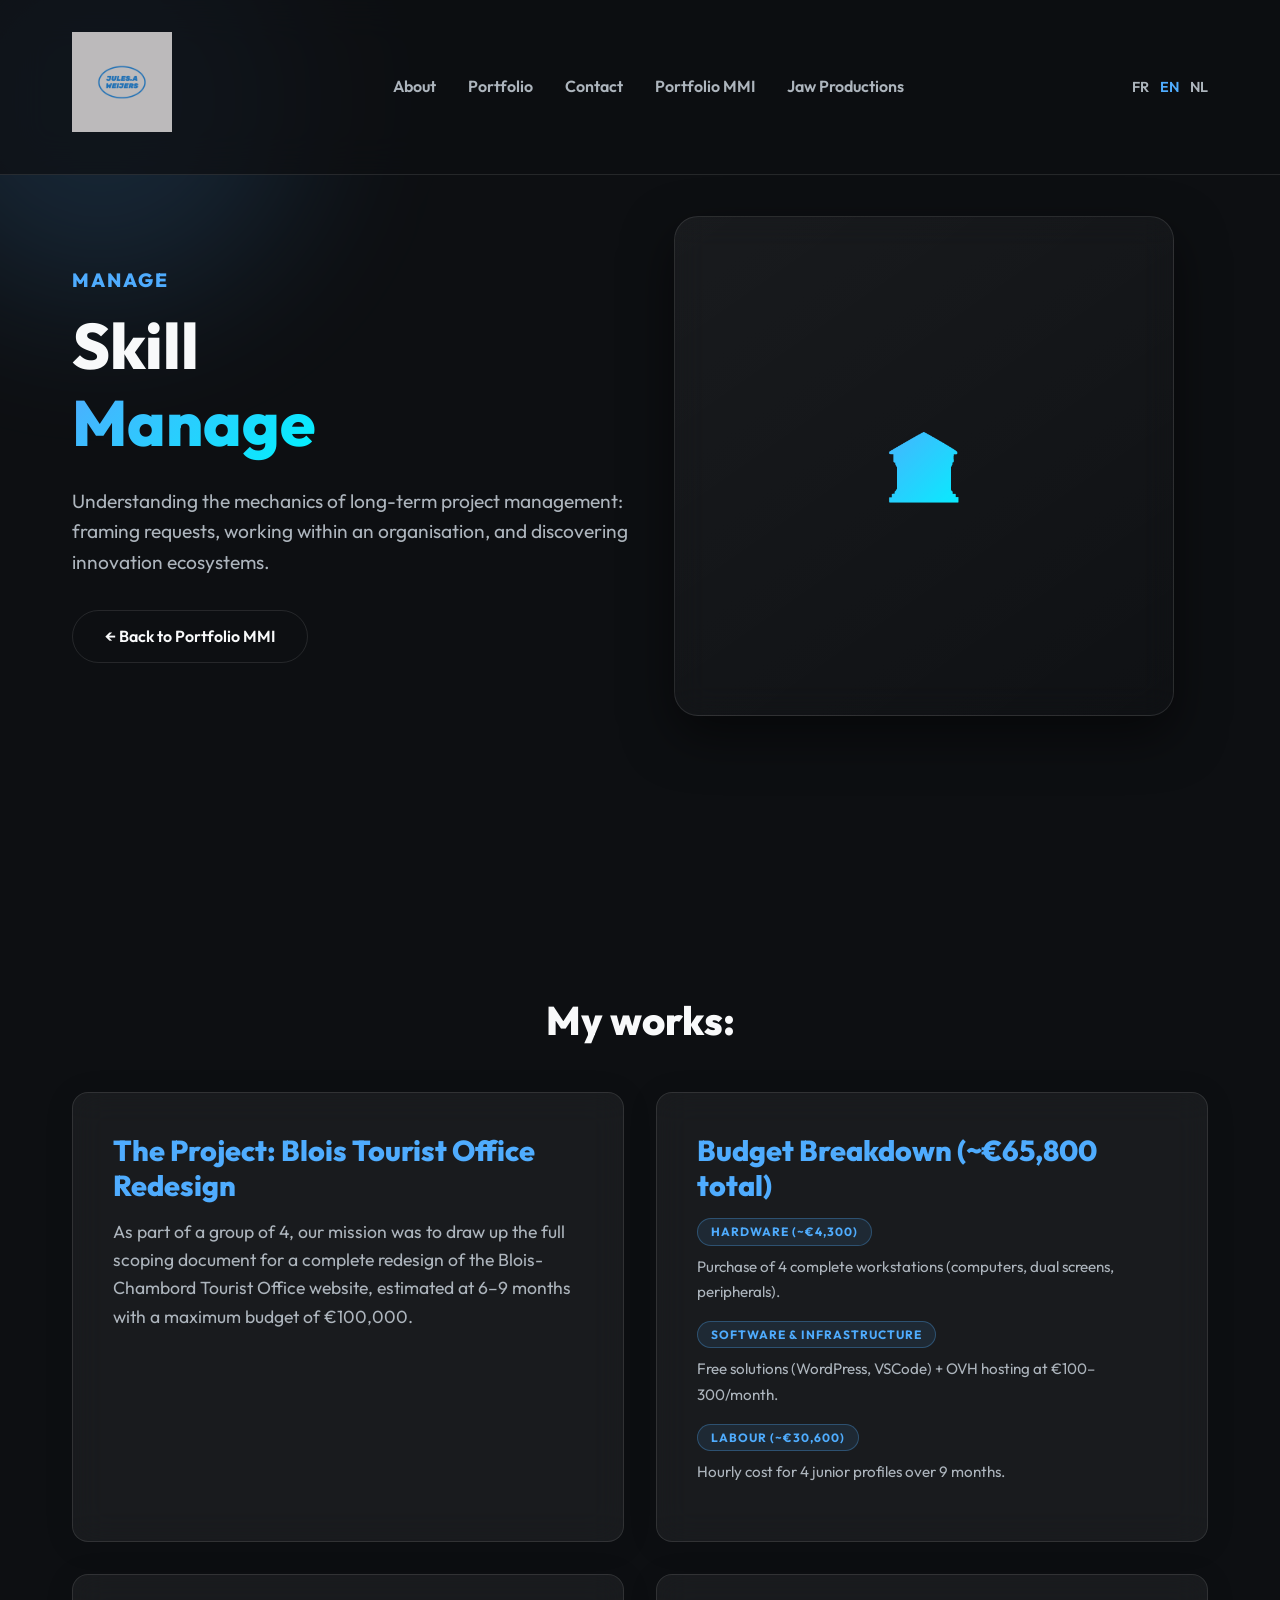
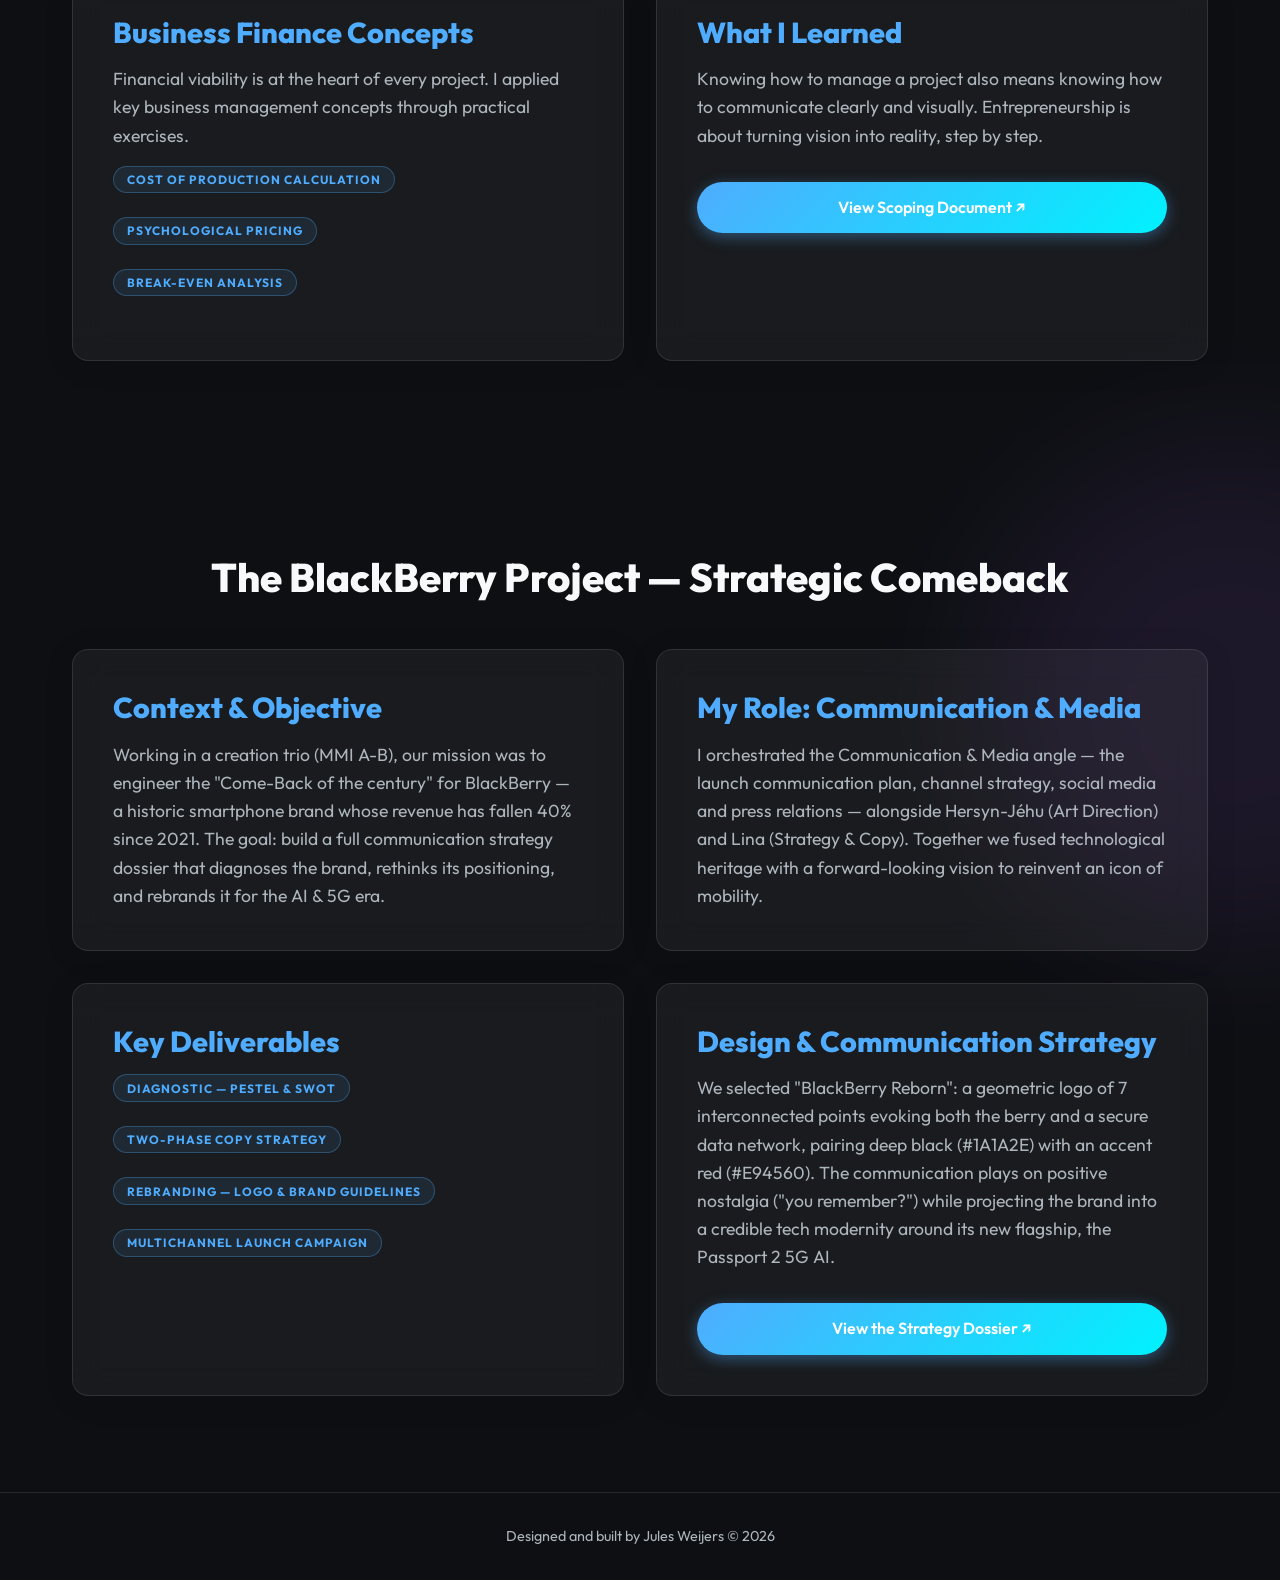
<file: mmi-entreprendre.html>
<!DOCTYPE html>
<html lang="en">

<head>
    <meta charset="UTF-8">
    <meta name="viewport" content="width=device-width, initial-scale=1.0">
    <meta name="description" content="Compétence Entreprendre - Portfolio MMI Jules Weijers">
    <title>Entreprendre - Portfolio MMI</title>
    <link rel="preconnect" href="https://fonts.googleapis.com">
    <link rel="preconnect" href="https://fonts.gstatic.com" crossorigin>
    <link href="https://fonts.googleapis.com/css2?family=Outfit:wght@300;400;600;800&display=swap" rel="stylesheet">
    <link rel="stylesheet" href="css/styles.css">
</head>

<body>
    <div class="blob blob-1"></div>
    <div class="blob blob-2"></div>

    <nav class="glass-nav">
        <div class="nav-content">
            <a href="index.html" class="logo"><img src="assets/images/logo J.png" width="100px"
                    alt="logo Jules Weijers"></a>
            <ul class="nav-links">
                <li><a href="index.html#about" data-i18n="nav_about">About</a></li>
                <li><a href="index.html#portfolio" data-i18n="nav_portfolio">Portfolio</a></li>
                <li><a href="index.html#contact" data-i18n="nav_contact">Contact</a></li>
                <li><a href="portfolio-mmi.html" data-i18n="nav_mmi">Portfolio MMI</a></li>
                <li><a href="jawprod.html" data-i18n="nav_jawprod">Jaw Productions</a></li>
            </ul>
            <div class="lang-switcher">
                <button class="lang-btn" data-lang="fr">FR</button>
                <button class="lang-btn active" data-lang="en">EN</button>
                <button class="lang-btn" data-lang="nl">NL</button>
            </div>
            <div class="hamburger">
                <div class="bar"></div>
                <div class="bar"></div>
                <div class="bar"></div>
            </div>
        </div>
    </nav>

    <main>
        <section id="hero" class="hero-section">
            <div class="hero-content">
                <h2 class="subtitle" data-i18n="mmi_filter_entreprendre">Manage</h2>
                <h1 class="title">
                    <span data-i18n="comp_entreprendre_title1">Skill</span><br>
                    <span class="gradient-text" data-i18n="comp_entreprendre_title2">Manage</span>
                </h1>
                <p class="description" data-i18n="comp_entreprendre_intro">Understanding the mechanics of long-term
                    project management: framing requests, working within an organisation, and discovering innovation
                    ecosystems.</p>
                <div class="cta-group">
                    <a href="portfolio-mmi.html" class="btn btn-secondary" data-i18n="comp_back_mmi">← Back to Portfolio
                        MMI</a>
                </div>
            </div>
            <div class="hero-visual">
                <div class="visual-placeholder glass-card"
                    style="display:flex;align-items:center;justify-content:center;">
                    <span class="gradient-text" style="font-size:4rem;">🏛️</span>
                </div>
            </div>
        </section>

        <section class="about-section">
            <h2 class="section-title" data-i18n="comp_approach_title">My Approach</h2>
            <div class="about-grid">
                <div class="about-text glass-card">
                    <h3 data-i18n="comp_entreprendre_project_title">The Project: Blois Tourist Office Redesign</h3>
                    <p data-i18n="comp_entreprendre_project_desc">As part of a group of 4, our mission was to draw up
                        the full scoping document (note de cadrage) for a complete redesign of the Blois-Chambord
                        Tourist Office website. For a project estimated at 6–9 months with a maximum budget of €100,000,
                        I participated in drafting the financial plan.</p>
                </div>
                <div class="about-text glass-card">
                    <h3 data-i18n="comp_entreprendre_budget_title">Budget Breakdown (~€65,800 total)</h3>
                    <ul class="skills-list" style="margin-top:0;">
                        <li style="margin-bottom:1rem;"><span class="mmi-tag"
                                style="display:inline-block;margin-bottom:0.5rem;"
                                data-i18n="comp_ent_hardware">Hardware (~€4,300)</span><br><span
                                style="color:var(--text-secondary);font-size:0.95rem;"
                                data-i18n="comp_ent_hardware_desc">Purchase of 4 complete workstations (computers, dual
                                screens, peripherals).</span></li>
                        <li style="margin-bottom:1rem;"><span class="mmi-tag"
                                style="display:inline-block;margin-bottom:0.5rem;"
                                data-i18n="comp_ent_software">Software &amp; Infrastructure</span><br><span
                                style="color:var(--text-secondary);font-size:0.95rem;"
                                data-i18n="comp_ent_software_desc">Free solutions (WordPress, VSCode) + OVH hosting at
                                €100–300/month for high-traffic site.</span></li>
                        <li style="margin-bottom:1rem;"><span class="mmi-tag"
                                style="display:inline-block;margin-bottom:0.5rem;" data-i18n="comp_ent_labour">Labour
                                (~€30,600)</span><br><span style="color:var(--text-secondary);font-size:0.95rem;"
                                data-i18n="comp_ent_labour_desc">Hourly cost for 4 junior profiles over 9 months
                                (~2h/day/person), including charges.</span></li>
                    </ul>
                </div>
            </div>

            <div class="about-grid" style="margin-top: 2rem;">
                <div class="about-text glass-card">
                    <h3 data-i18n="comp_entreprendre_finance_title">Business Finance Concepts</h3>
                    <p data-i18n="comp_entreprendre_finance_desc">Financial viability is at the heart of every project.
                        Through various practical exercises, I applied key business management concepts:</p>
                    <ul class="skills-list" style="margin-top:1rem;">
                        <li style="margin-bottom:0.75rem;"><span class="mmi-tag" style="display:inline-block;"
                                data-i18n="comp_ent_cost">Cost of production calculation</span></li>
                        <li style="margin-bottom:0.75rem;"><span class="mmi-tag" style="display:inline-block;"
                                data-i18n="comp_ent_price">Psychological pricing</span></li>
                        <li style="margin-bottom:0.75rem;"><span class="mmi-tag" style="display:inline-block;"
                                data-i18n="comp_ent_break">Break-even analysis</span></li>
                    </ul>
                </div>
                <div class="about-text glass-card">
                    <h3 data-i18n="comp_entreprendre_result_title">What I Learned</h3>
                    <p data-i18n="comp_entreprendre_result_desc">Knowing how to manage a project also means knowing how
                        to communicate clearly and visually. I created an infographic summarising data on the use of the
                        French language worldwide — transforming raw data into a striking communication tool.
                        Entrepreneurship is about turning vision into reality, step by step.</p>
                    <a href="https://acrobat.adobe.com/id/urn:aaid:sc:EU:053734ea-b774-4f8b-8efb-a7d84d8575bb"
                        target="_blank" class="btn btn-primary" style="margin-top:2rem;text-align:center;display:block;"
                        data-i18n="comp_ent_view_doc">View Scoping Document ↗</a>
                </div>
            </div>
        </section>

        <section class="about-section" id="blackberry">
            <h2 class="section-title" data-i18n="bb_section_title">The BlackBerry Project — Strategic Comeback</h2>
            <div class="about-grid">
                <div class="about-text glass-card">
                    <h3 data-i18n="bb_context_title">Context &amp; Objective</h3>
                    <p data-i18n="bb_context_desc">Working in a creation trio (MMI A-B), our mission was to
                        engineer the "Come-Back of the century" for BlackBerry — a historic smartphone brand whose
                        revenue has fallen 40% since 2021. The goal: build a full communication strategy dossier that
                        diagnoses the brand, rethinks its positioning, and rebrands it for the AI &amp; 5G era.</p>
                </div>
                <div class="about-text glass-card">
                    <h3 data-i18n="bb_role_title">My Role: Communication &amp; Media</h3>
                    <p data-i18n="bb_role_desc">I orchestrated the Communication &amp; Media angle — the launch
                        communication plan, channel strategy, social media and press relations — alongside Hersyn-Jéhu
                        (Art Direction) and Lina (Strategy &amp; Copy). Together we fused technological heritage with a
                        forward-looking vision to reinvent an icon of mobility.</p>
                </div>
            </div>

            <div class="about-grid" style="margin-top: 2rem;">
                <div class="about-text glass-card">
                    <h3 data-i18n="bb_deliverables_title">Key Deliverables</h3>
                    <ul class="skills-list" style="margin-top:1rem;">
                        <li style="margin-bottom:0.75rem;"><span class="mmi-tag" style="display:inline-block;"
                                data-i18n="bb_deliverable_diag">Diagnostic — PESTEL &amp; SWOT</span></li>
                        <li style="margin-bottom:0.75rem;"><span class="mmi-tag" style="display:inline-block;"
                                data-i18n="bb_deliverable_copy">Two-phase Copy Strategy</span></li>
                        <li style="margin-bottom:0.75rem;"><span class="mmi-tag" style="display:inline-block;"
                                data-i18n="bb_deliverable_rebrand">Rebranding — logo &amp; brand guidelines</span></li>
                        <li style="margin-bottom:0.75rem;"><span class="mmi-tag" style="display:inline-block;"
                                data-i18n="bb_deliverable_campaign">Multichannel launch campaign</span></li>
                    </ul>
                </div>
                <div class="about-text glass-card">
                    <h3 data-i18n="bb_strategy_title">Design &amp; Communication Strategy</h3>
                    <p data-i18n="bb_strategy_desc">We selected "BlackBerry Reborn": a geometric logo of 7
                        interconnected points evoking both the berry and a secure data network, pairing deep black
                        (#1A1A2E) with an accent red (#E94560). The communication plays on positive nostalgia
                        ("you remember?") while projecting the brand into a credible tech modernity around its new
                        flagship, the Passport 2 5G AI.</p>
                    <a href="assets/pdf/blackberry_dossier.pdf" target="_blank" class="btn btn-primary"
                        style="margin-top:2rem;text-align:center;display:block;" data-i18n="bb_view_doc">View the
                        Strategy Dossier ↗</a>
                </div>
            </div>
        </section>
    </main>

    <footer>
        <p><span data-i18n="footer_text">Designed and built by Jules Weijers</span> &copy; <span id="year"></span></p>
    </footer>
    <script src="js/translations.js?v=20260608b"></script>
    <script src="js/main.js?v=20260608b"></script>
</body>

</html>
</file>
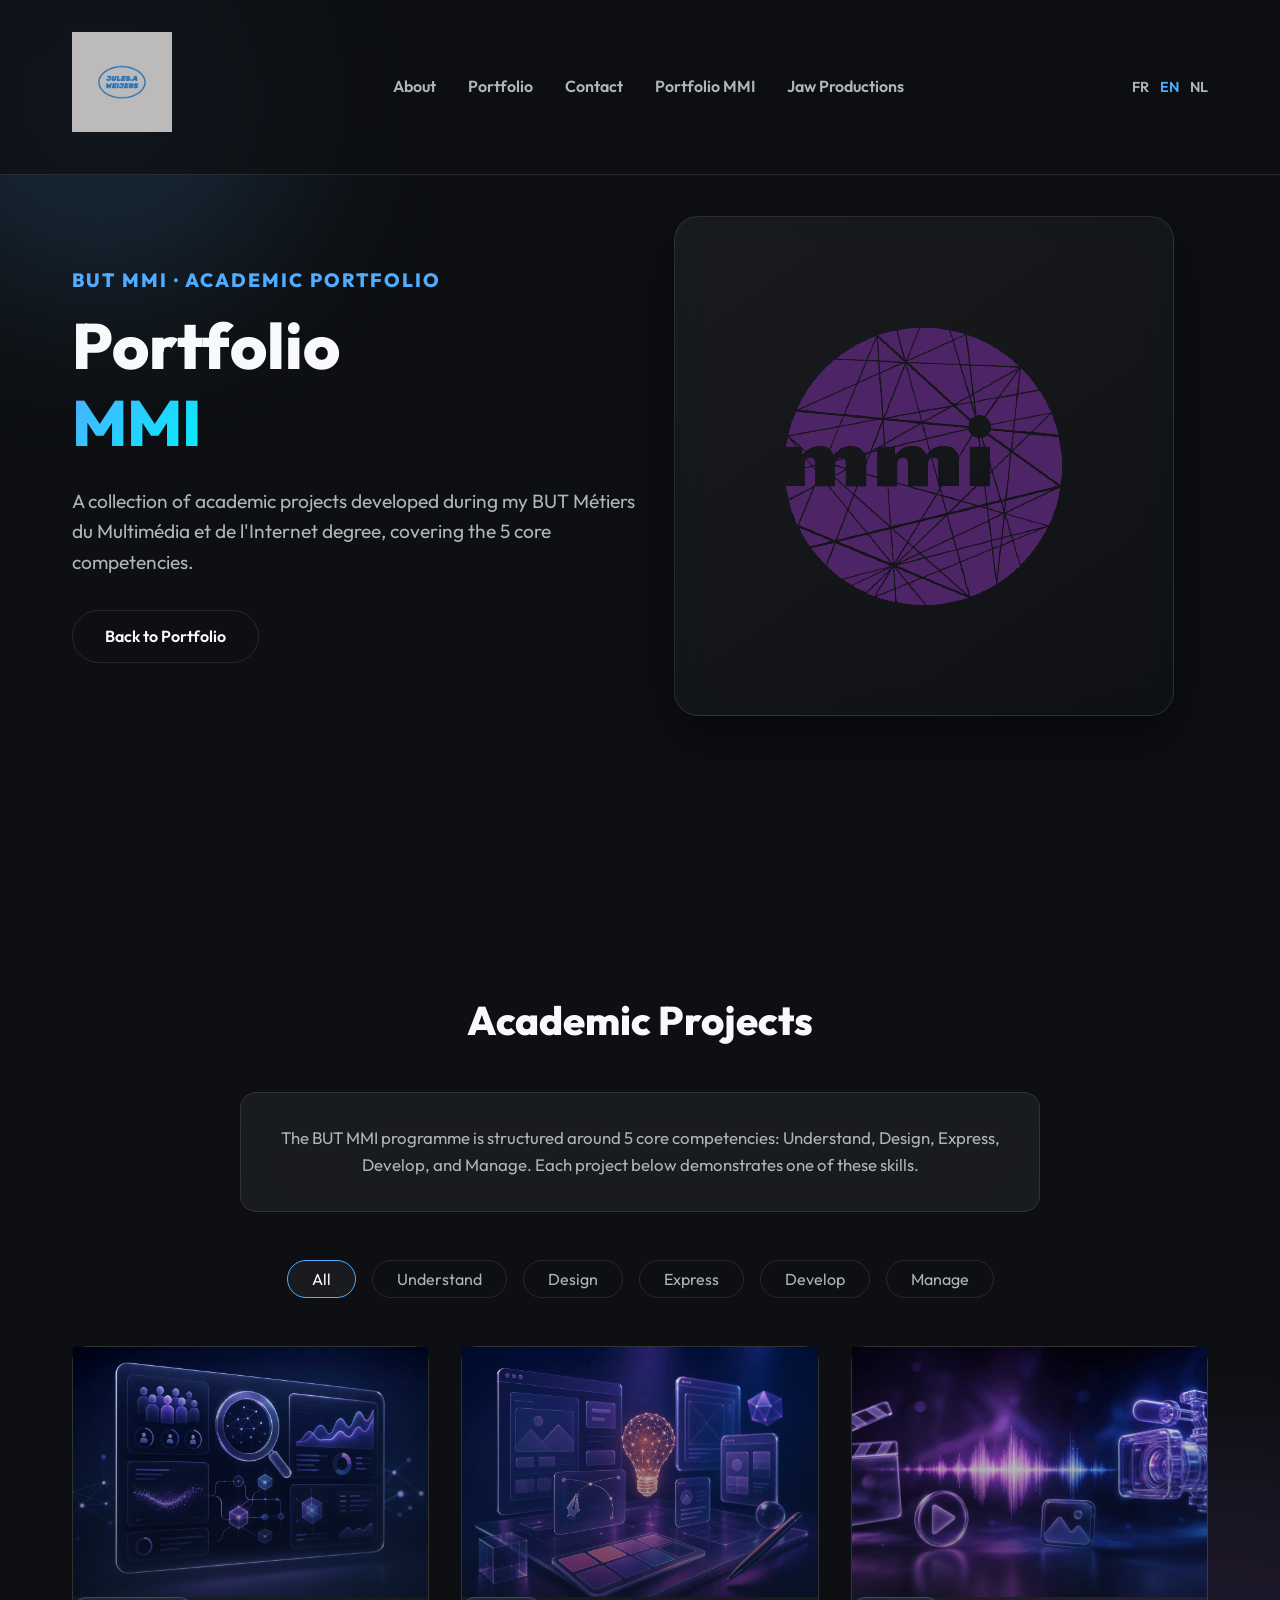
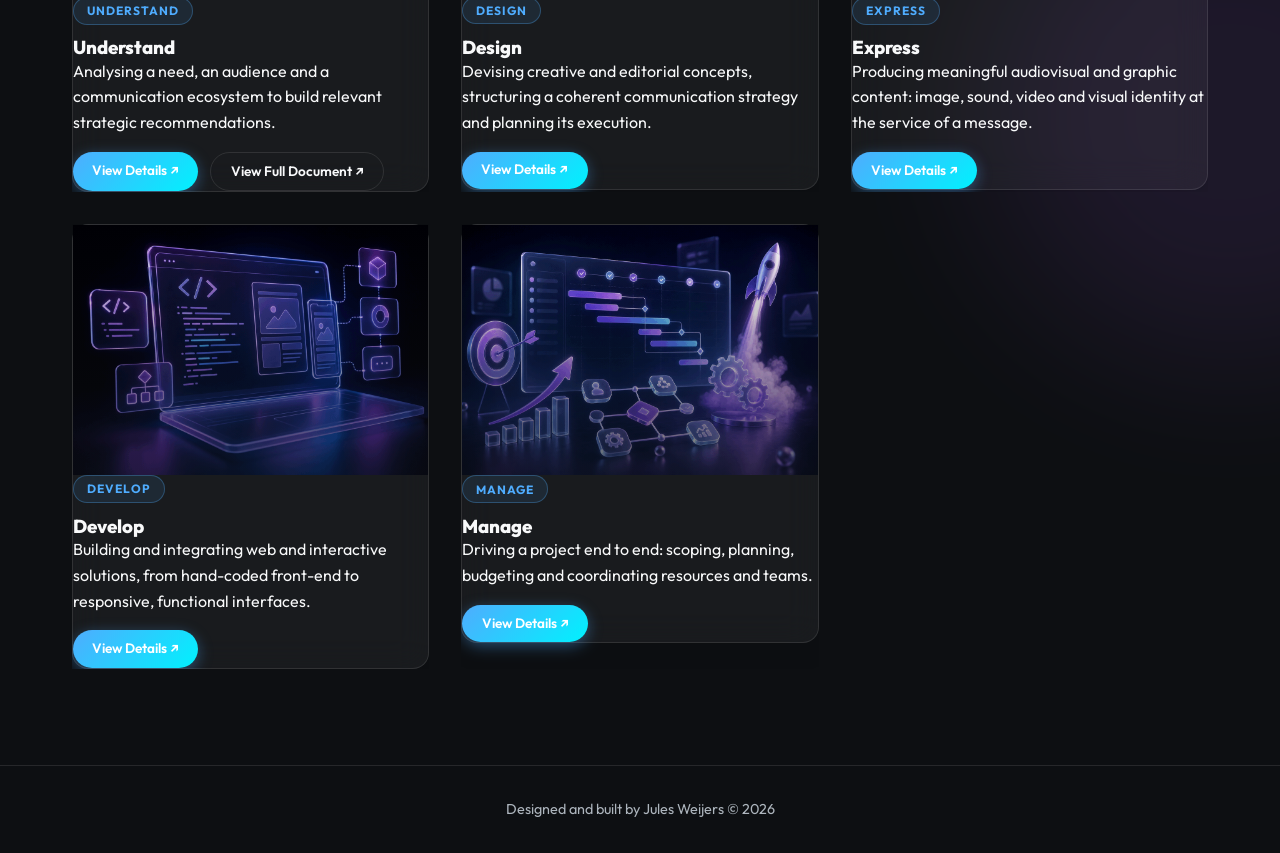
<file: portfolio-mmi.html>
<!DOCTYPE html>
<html lang="en">

<head>
    <meta charset="UTF-8">
    <meta name="viewport" content="width=device-width, initial-scale=1.0">
    <meta name="description" content="Portfolio MMI - Jules Weijers - BUT Métiers du Multimédia et de l'Internet">
    <title>Portfolio MMI - Jules Weijers</title>
    <link rel="preconnect" href="https://fonts.googleapis.com">
    <link rel="preconnect" href="https://fonts.gstatic.com" crossorigin>
    <link href="https://fonts.googleapis.com/css2?family=Outfit:wght@300;400;600;800&display=swap" rel="stylesheet">
    <link rel="stylesheet" href="css/styles.css">
</head>

<body>
    <div class="blob blob-1"></div>
    <div class="blob blob-2"></div>

    <nav class="glass-nav">
        <div class="nav-content">
            <a href="index.html" class="logo"><img src="assets/images/logo J.png" width="100px"
                    alt="logo Jules Weijers"></a>
            <ul class="nav-links">
                <li><a href="index.html#about" data-i18n="nav_about">About</a></li>
                <li><a href="index.html#portfolio" data-i18n="nav_portfolio">Portfolio</a></li>
                <li><a href="index.html#contact" data-i18n="nav_contact">Contact</a></li>
                <li><a href="portfolio-mmi.html" data-i18n="nav_mmi">Portfolio MMI</a></li>
                <li><a href="jawprod.html" data-i18n="nav_jawprod">Jaw Productions</a></li>
            </ul>
            <div class="lang-switcher">
                <button class="lang-btn" data-lang="fr">FR</button>
                <button class="lang-btn active" data-lang="en">EN</button>
                <button class="lang-btn" data-lang="nl">NL</button>
            </div>
            <div class="hamburger">
                <div class="bar"></div>
                <div class="bar"></div>
                <div class="bar"></div>
            </div>
        </div>
    </nav>

    <main>
        <!-- Hero -->
        <section id="hero" class="hero-section">
            <div class="hero-content">
                <h2 class="subtitle" data-i18n="mmi_hero_subtitle">BUT MMI · Academic Portfolio</h2>
                <h1 class="title">
                    <span data-i18n="mmi_hero_title_part1">Portfolio</span><br>
                    <span class="gradient-text" data-i18n="mmi_hero_title_part2">MMI</span>
                </h1>
                <p class="description" data-i18n="mmi_hero_desc">A collection of academic projects developed during my
                    BUT Métiers du Multimédia et de l'Internet degree, covering the 5 core competencies.</p>
                <div class="cta-group">
                    <a href="index.html" class="btn btn-secondary" data-i18n="btn_back">Back to Portfolio</a>
                </div>
            </div>
            <div class="hero-visual">
                <div class="visual-placeholder glass-card"
                    style="display: flex; align-items: center; justify-content: center; flex-direction: column; gap: 1rem;">
                    <img src="assets/images/mmi.png" alt="logo BUT MMI">
                </div>
            </div>
        </section>

        <!-- MMI Competencies Portfolio -->
        <section id="mmi-portfolio" class="portfolio-section">
            <h2 class="section-title" data-i18n="mmi_portfolio_title">Academic Projects</h2>

            <div class="mmi-competency-intro glass-card"
                style="padding: 2rem; margin-bottom: 3rem; text-align: center; max-width: 800px; margin-left: auto; margin-right: auto; margin-bottom: 3rem;">
                <p style="color: var(--text-secondary); font-size: 1.05rem;" data-i18n="mmi_intro_desc">The BUT MMI
                    programme is structured around 5 core competencies: Understand, Design, Express, Develop, and
                    Manage. Each project below demonstrates one of these skills.</p>
            </div>

            <div class="portfolio-filters">
                <button class="filter-btn active" data-filter="all" data-i18n="filter_all">All</button>
                <button class="filter-btn" data-filter="comprendre"
                    data-i18n="mmi_filter_comprendre">Understand</button>
                <button class="filter-btn" data-filter="concevoir" data-i18n="mmi_filter_concevoir">Design</button>
                <button class="filter-btn" data-filter="exprimer" data-i18n="mmi_filter_exprimer">Express</button>
                <button class="filter-btn" data-filter="developper" data-i18n="mmi_filter_developper">Develop</button>
                <button class="filter-btn" data-filter="entreprendre"
                    data-i18n="mmi_filter_entreprendre">Manage</button>
            </div>

            <div class="portfolio-grid">

                <!-- Comprendre: Iron Maiden vs SOAD Benchmark -->
                <div class="portfolio-item" data-category="comprendre">
                    <div class="glass-card item-card">
                        <div class="item-img">
                            <img src="assets/images/comprendre_benchmark.png" alt="Iron Maiden vs SOAD Benchmark"
                                class="portfolio-image">
                        </div>
                        <div class="item-content">
                            <span class="mmi-tag" data-i18n="mmi_filter_comprendre">Understand</span>
                            <h3 data-i18n="mmi_card_comprendre_title">Understand</h3>
                            <p data-i18n="mmi_card_comprendre_desc">Analysing a need, an audience and a communication ecosystem to build relevant strategic recommendations.</p>
                            <div style="display:flex;gap:0.75rem;margin-top:1rem;flex-wrap:wrap;">
                                <a href="mmi-comprendre.html" class="btn btn-primary"
                                    style="font-size:0.85rem;padding:0.5rem 1.2rem;" data-i18n="comp_view_detail">View
                                    Details ↗</a>
                                <a href="https://docs.google.com/document/d/e/2PACX-1vTKXPt67hCRyLNYmqkDiwPlftgI4cMNOzq5Qq594efZ0VhWEkvWonY3-5DiGSTiMGNLSEG3dka_bvBa/pub"
                                    target="_blank" class="btn btn-secondary"
                                    style="font-size:0.85rem;padding:0.5rem 1.2rem;" data-i18n="mmi_btn_view_doc">View
                                    Full Document ↗</a>
                            </div>
                        </div>
                    </div>
                </div>

                <!-- Concevoir: Binko Launch Strategy -->
                <div class="portfolio-item" data-category="concevoir">
                    <div class="glass-card item-card">
                        <div class="item-img">
                            <img src="assets/images/binko.png" alt="Binko Launch Strategy" class="portfolio-image">
                        </div>
                        <div class="item-content">
                            <span class="mmi-tag" data-i18n="mmi_filter_concevoir">Design</span>
                            <h3 data-i18n="mmi_card_concevoir_title">Design</h3>
                            <p data-i18n="mmi_card_concevoir_desc">Devising creative and editorial concepts, structuring a coherent communication strategy and planning its execution.</p>
                            <a href="mmi-concevoir.html" class="btn btn-primary"
                                style="margin-top:1rem;font-size:0.85rem;padding:0.5rem 1.2rem;"
                                data-i18n="comp_view_detail">View Details ↗</a>
                        </div>
                    </div>
                </div>

                <!-- Exprimer: Production audio & visuelle -->
                <div class="portfolio-item" data-category="exprimer">
                    <div class="glass-card item-card">
                        <div class="item-img">
                            <img src="assets/images/exprimer_camera.png" alt="Jules en cours de production audio et vidéo"
                                class="portfolio-image">
                        </div>
                        <div class="item-content">
                            <span class="mmi-tag" data-i18n="mmi_filter_exprimer">Express</span>
                            <h3 data-i18n="mmi_card_exprimer_title">Express</h3>
                            <p data-i18n="mmi_card_exprimer_desc">Producing meaningful audiovisual and graphic content: image, sound, video and visual identity at the service of a message.</p>
                            <a href="mmi-exprimer.html" class="btn btn-primary" style="margin-top:1rem;font-size:0.85rem;padding:0.5rem 1.2rem;" data-i18n="comp_view_detail">View Details ↗</a>
                        </div>
                    </div>
                </div>


                <div class="portfolio-item" data-category="developper">
                    <div class="glass-card item-card">
                        <div class="item-img">
                            <img src="assets/images/developper_parodiapedia.png"
                                alt="Parodiapédia – site internet" class="portfolio-image" style="object-position:top;">
                        </div>
                        <div class="item-content">
                            <span class="mmi-tag" data-i18n="mmi_filter_developper">Develop</span>
                            <h3 data-i18n="mmi_card_developper_title">Develop</h3>
                            <p data-i18n="mmi_card_developper_desc">Building and integrating web and interactive solutions, from hand-coded front-end to responsive, functional interfaces.</p>
                            <a href="mmi-developper.html" class="btn btn-primary"
                                style="margin-top:1rem;font-size:0.85rem;padding:0.5rem 1.2rem;"
                                data-i18n="comp_view_detail">View Details ↗</a>
                        </div>
                    </div>
                </div>

                <!-- Entreprendre: Blois Tourist Office Redesign -->
                <div class="portfolio-item" data-category="entreprendre">
                    <div class="glass-card item-card">
                        <div class="item-img">
                            <img src="assets/images/chambord.png"
                                alt="Blois Tourist Office Redesign" class="portfolio-image">
                        </div>
                        <div class="item-content">
                            <span class="mmi-tag" data-i18n="mmi_filter_entreprendre">Manage</span>
                            <h3 data-i18n="mmi_card_entreprendre_title">Manage</h3>
                            <p data-i18n="mmi_card_entreprendre_desc">Driving a project end to end: scoping, planning, budgeting and coordinating resources and teams.</p>
                            <a href="mmi-entreprendre.html" class="btn btn-primary"
                                style="margin-top:1rem;font-size:0.85rem;padding:0.5rem 1.2rem;"
                                data-i18n="comp_view_detail">View Details ↗</a>
                        </div>
                    </div>
                </div>

            </div>
        </section>
    </main>

    <footer>
        <p><span data-i18n="footer_text">Designed and built by Jules Weijers</span> &copy; <span id="year"></span></p>
    </footer>

    <script src="js/translations.js?v=20260610a"></script>
    <script src="js/main.js?v=20260610a"></script>
</body>

</html>
</file>
<file: css/styles.css>
/* css/styles.css */

/* --- CSS Variables & Design Tokens --- */
:root {
  /* Color Palette - Dark Mode Focus */
  --bg-color: #0d0f12;
  --surface-color: rgba(255, 255, 255, 0.05);
  --surface-border: rgba(255, 255, 255, 0.1);
  --text-primary: #f8f9fa;
  --text-secondary: #adb5bd;

  --accent-primary: #4facfe;
  --accent-secondary: #00f2fe;
  --gradient-main: linear-gradient(135deg, var(--accent-primary) 0%, var(--accent-secondary) 100%);

  /* Typography */
  --font-main: 'Outfit', sans-serif;

  /* Transitions */
  --transition-fast: 0.2s ease;
  --transition-normal: 0.4s cubic-bezier(0.25, 0.8, 0.25, 1);
}

/* --- Global Reset & Base --- */
* {
  margin: 0;
  padding: 0;
  box-sizing: border-box;
}

html {
  scroll-behavior: smooth;
}

body {
  font-family: var(--font-main);
  background-color: var(--bg-color);
  color: var(--text-primary);
  line-height: 1.6;
  overflow-x: hidden;
  position: relative;
}

/* Background Animated Blobs */
.blob {
  position: absolute;
  filter: blur(80px);
  z-index: -1;
  opacity: 0.5;
  border-radius: 50%;
  animation: float 20s infinite alternate linear;
}

.blob-1 {
  width: 400px;
  height: 400px;
  background: rgba(79, 172, 254, 0.3);
  top: -100px;
  left: -100px;
}

.blob-2 {
  width: 500px;
  height: 500px;
  background: rgba(181, 105, 255, 0.2);
  bottom: 20%;
  right: -200px;
  animation-delay: -5s;
}

@keyframes float {
  0% {
    transform: translate(0, 0) scale(1);
  }

  100% {
    transform: translate(100px, 50px) scale(1.2);
  }
}

/* --- Glassmorphism Utilities --- */
.glass-card {
  background: var(--surface-color);
  backdrop-filter: blur(16px);
  -webkit-backdrop-filter: blur(16px);
  border: 1px solid var(--surface-border);
  border-radius: 16px;
  box-shadow: 0 4px 30px rgba(0, 0, 0, 0.1);
}

.glass-nav {
  position: fixed;
  top: 0;
  width: 100%;
  z-index: 1000;
  background: rgba(13, 15, 18, 0.7);
  backdrop-filter: blur(20px);
  -webkit-backdrop-filter: blur(20px);
  border-bottom: 1px solid var(--surface-border);
  transition: var(--transition-normal);
}

/* --- Typography Utilities --- */
.gradient-text {
  background: var(--gradient-main);
  -webkit-background-clip: text;
  -webkit-text-fill-color: transparent;
  background-clip: text;
}

h1,
h2,
h3,
h4 {
  font-weight: 800;
  line-height: 1.2;
}

.section-title {
  font-size: 2.5rem;
  margin-bottom: 3rem;
  text-align: center;
}

/* --- Buttons --- */
.btn {
  display: inline-block;
  padding: 0.8rem 2rem;
  border-radius: 30px;
  text-decoration: none;
  font-weight: 600;
  transition: var(--transition-fast);
  cursor: pointer;
  border: none;
  font-family: inherit;
  font-size: 1rem;
}

.btn-primary {
  background: var(--gradient-main);
  color: #fff;
  box-shadow: 0 4px 15px rgba(79, 172, 254, 0.4);
}

.btn-primary:hover {
  transform: translateY(-2px);
  box-shadow: 0 6px 20px rgba(79, 172, 254, 0.6);
}

.btn-secondary {
  background: transparent;
  color: var(--text-primary);
  border: 1px solid var(--surface-border);
}

.btn-secondary:hover {
  background: var(--surface-color);
}

/* --- Navigation --- */
.nav-content {
  max-width: 1200px;
  margin: 0 auto;
  padding: 1rem 2rem;
  display: flex;
  justify-content: space-between;
  align-items: center;
}

.logo {
  font-size: 1.5rem;
  font-weight: 800;
  color: var(--text-primary);
  text-decoration: none;
}

.nav-links {
  display: flex;
  list-style: none;
  gap: 2rem;
}

.nav-links a {
  color: var(--text-secondary);
  text-decoration: none;
  font-weight: 600;
  transition: var(--transition-fast);
}

.nav-links a:hover {
  color: var(--text-primary);
}

.lang-switcher button {
  background: transparent;
  border: none;
  color: var(--text-secondary);
  font-weight: 600;
  margin-left: 0.5rem;
  cursor: pointer;
  transition: var(--transition-fast);
  font-family: inherit;
  font-size: 0.9rem;
}

.lang-switcher button.active,
.lang-switcher button:hover {
  color: var(--accent-primary);
}

.hamburger {
  display: none;
  cursor: pointer;
}

.hamburger .bar {
  width: 25px;
  height: 3px;
  background-color: var(--text-primary);
  margin: 5px 0;
  transition: 0.3s;
}

/* --- Sections Common --- */
section {
  padding: 6rem 2rem;
  max-width: 1200px;
  margin: 0 auto;
}

/* --- Hero Section --- */
.hero-section {
  min-height: 100vh;
  display: flex;
  align-items: center;
  justify-content: space-between;
  padding-top: 8rem;
}

.hero-content {
  flex: 1;
  max-width: 600px;
}

.hero-content .subtitle {
  font-size: 1.2rem;
  color: var(--accent-primary);
  margin-bottom: 1rem;
  text-transform: uppercase;
  letter-spacing: 2px;
}

.hero-content .title {
  font-size: clamp(3rem, 5vw, 5rem);
  margin-bottom: 1.5rem;
}

.hero-content .description {
  font-size: 1.2rem;
  color: var(--text-secondary);
  margin-bottom: 2rem;
}

.cta-group {
  display: flex;
  gap: 1rem;
}

.hero-visual {
  flex: 1;
  display: flex;
  justify-content: center;
  align-items: center;
}

.visual-placeholder {
  width: 500px;
  height: 500px;
  border-radius: 24px;
  background: linear-gradient(145deg, rgba(255, 255, 255, 0.05) 0%, rgba(255, 255, 255, 0.01) 100%);
  position: relative;
  overflow: hidden;
  box-shadow: 0 20px 50px rgba(0, 0, 0, 0.5);
}

.profile-img {
  width: 100%;
  height: 100%;
  object-fit: cover;
  object-position: 25% center;
  transition: transform 0.5s ease;
}

.visual-placeholder:hover .profile-img {
  transform: scale(1.05);
}

.jawprod-logo {
  width: 100%;
  height: 100%;
  object-fit: contain;
  padding: 2rem;
}

/* --- About Section --- */
.about-grid {
  display: grid;
  grid-template-columns: 1fr 1fr;
  gap: 2rem;
}

.about-text {
  padding: 2.5rem;
}

.about-text h3 {
  font-size: 1.8rem;
  margin-bottom: 1rem;
  color: var(--accent-primary);
}

.about-text p {
  color: var(--text-secondary);
  font-size: 1.1rem;
}

.skills-list {
  list-style: none;
  margin-top: 1.5rem;
}

.skills-list li {
  margin-bottom: 1rem;
}

.skill-name {
  display: block;
  margin-bottom: 0.5rem;
  font-weight: 600;
}

.skill-bar {
  display: block;
  height: 8px;
  background: var(--surface-border);
  border-radius: 4px;
  overflow: hidden;
}

.skill-bar .fill {
  height: 100%;
  background: var(--gradient-main);
  border-radius: 4px;
}

/* --- Portfolio Section --- */
.portfolio-filters {
  display: flex;
  justify-content: center;
  gap: 1rem;
  margin-bottom: 3rem;
  flex-wrap: wrap;
}

.filter-btn {
  background: transparent;
  border: 1px solid var(--surface-border);
  color: var(--text-secondary);
  padding: 0.5rem 1.5rem;
  border-radius: 20px;
  cursor: pointer;
  font-family: inherit;
  font-size: 1rem;
  transition: var(--transition-fast);
}

.filter-btn:hover,
.filter-btn.active {
  background: var(--surface-color);
  color: var(--text-primary);
  border-color: var(--accent-primary);
}

.portfolio-grid {
  display: grid;
  grid-template-columns: repeat(auto-fill, minmax(300px, 1fr));
  gap: 2rem;
}

.portfolio-item {
  overflow: hidden;
  transition: var(--transition-normal);
  cursor: pointer;
}

.portfolio-item:hover {
  transform: translateY(-10px);
  box-shadow: 0 15px 30px rgba(0, 0, 0, 0.3);
}

.item-img {
  position: relative;
  width: 100%;
  height: 250px;
  overflow: hidden;
}

.portfolio-image {
  width: 100%;
  height: 100%;
  object-fit: cover;
  transition: transform 0.5s ease;
}

video.portfolio-image {
  object-fit: contain;
  transform: scale(0.95);
  background-color: rgba(0, 0, 0, 0.2);
}

.portfolio-item:hover .portfolio-image:not(video) {
  transform: scale(1.05);
}

.item-img::after {
  content: '';
  position: absolute;
  top: 0;
  left: 0;
  width: 100%;
  height: 100%;
  background: linear-gradient(to bottom, transparent 0%, rgba(13, 15, 18, 0.6) 100%);
}

.image-overlay {
  background-size: cover;
  background-position: center;
  position: relative;
}

.image-overlay::after {
  content: '';
  position: absolute;
  top: 0;
  left: 0;
  width: 100%;
  height: 100%;
  background: linear-gradient(to bottom, transparent 0%, rgba(13, 15, 18, 0.6) 100%);
}

.item-info {
  padding: 1.5rem;
}

.item-info .category {
  font-size: 0.8rem;
  text-transform: uppercase;
  color: var(--accent-primary);
  letter-spacing: 1px;
  font-weight: 600;
}

.item-info h3 {
  margin: 0.5rem 0;
  font-size: 1.3rem;
}

.item-info p {
  color: var(--text-secondary);
  font-size: 0.95rem;
}

/* --- MMI Tag & CTA Card --- */
.mmi-tag {
  display: inline-block;
  font-size: 0.75rem;
  font-weight: 700;
  text-transform: uppercase;
  letter-spacing: 1px;
  color: var(--accent-primary);
  background: rgba(79, 172, 254, 0.1);
  border: 1px solid rgba(79, 172, 254, 0.3);
  border-radius: 20px;
  padding: 0.2rem 0.8rem;
  margin-bottom: 0.75rem;
}

.mmi-cta-card {
  transition: var(--transition-normal);
  min-height: 220px;
  display: flex !important;
  align-items: center;
  justify-content: center;
}

.mmi-cta-card:hover {
  transform: translateY(-8px);
  box-shadow: 0 20px 40px rgba(79, 172, 254, 0.2);
  border-color: rgba(79, 172, 254, 0.4);
}


/* --- Contact Section --- */
.contact-wrapper {
  display: grid;
  grid-template-columns: 1fr 1fr;
  gap: 3rem;
  max-width: 1000px;
  margin: 0 auto;
}

.contact-info {
  padding: 3rem;
  display: flex;
  flex-direction: column;
  justify-content: center;
}

.contact-info h3 {
  font-size: 2rem;
  margin-bottom: 1.5rem;
  color: var(--accent-primary);
}

.contact-info p {
  color: var(--text-secondary);
  font-size: 1.1rem;
  margin-bottom: 2rem;
}

.contact-links {
  margin-top: auto;
}

.contact-link {
  color: var(--text-primary);
  text-decoration: none;
  font-size: 1.2rem;
  font-weight: 600;
  transition: var(--transition-fast);
}

.contact-link:hover {
  color: var(--accent-primary);
}

.social-links {
  display: flex;
  gap: 1rem;
  margin-top: 1.5rem;
  flex-wrap: wrap;
}

.social-link {
  display: flex;
  align-items: center;
  justify-content: center;
  width: 44px;
  height: 44px;
  border-radius: 50%;
  border: 1px solid var(--surface-border);
  color: var(--text-secondary);
  transition: var(--transition-fast);
  text-decoration: none;
}

.social-link:hover {
  color: var(--accent-primary);
  border-color: var(--accent-primary);
  background: rgba(79, 172, 254, 0.08);
  transform: translateY(-2px);
}

.contact-form {
  padding: 3rem;
  display: flex;
  flex-direction: column;
  gap: 1.5rem;
}

.form-group {
  display: flex;
  flex-direction: column;
  gap: 0.5rem;
}

.form-group label {
  font-size: 0.9rem;
  font-weight: 600;
  color: var(--text-secondary);
  text-transform: uppercase;
  letter-spacing: 1px;
}

.form-group input,
.form-group textarea {
  width: 100%;
  padding: 1rem;
  background: rgba(255, 255, 255, 0.03);
  border: 1px solid var(--surface-border);
  border-radius: 8px;
  color: var(--text-primary);
  font-family: inherit;
  font-size: 1rem;
  transition: var(--transition-fast);
}

.form-group input:focus,
.form-group textarea:focus {
  outline: none;
  border-color: var(--accent-primary);
  background: rgba(255, 255, 255, 0.05);
  box-shadow: 0 0 0 3px rgba(79, 172, 254, 0.2);
}

.contact-form .btn {
  margin-top: 1rem;
  width: 100%;
}

.form-status {
  margin-top: 1rem;
  text-align: center;
  font-weight: 600;
  min-height: 24px;
}

.form-status.success {
  color: #43e97b;
}

.form-status.error {
  color: #ff6b6b;
}

/* --- Footer --- */
footer {
  text-align: center;
  padding: 2rem;
  border-top: 1px solid var(--surface-border);
  color: var(--text-secondary);
  font-size: 0.9rem;
}

/* --- Media Queries --- */
@media (max-width: 768px) {
  .hero-section {
    flex-direction: column;
    text-align: center;
    padding-top: 6rem;
  }

  .hero-visual {
    margin-top: 3rem;
  }

  .visual-placeholder {
    width: 200px;
    height: 300px;
  }

  .cta-group {
    justify-content: center;
  }

  .about-grid {
    grid-template-columns: 1fr;
  }

  .hamburger {
    display: block;
  }

  .nav-links {
    display: none;
    /* In a real app, implement JS toggle for mobile menu */
  }
}

/* --- Carousel --- */
.carousel-container {
  position: relative;
  overflow: hidden;
  width: 100%;
  height: 250px;
}

.carousel-track {
  display: flex;
  transition: transform 0.5s ease-in-out;
  height: 100%;
  width: 100%;
}

.carousel-slide {
  min-width: 100%;
  object-fit: cover;
}

.carousel-btn {
  position: absolute;
  top: 50%;
  transform: translateY(-50%);
  background: rgba(0, 0, 0, 0.5);
  color: white;
  border: none;
  font-size: 1.5rem;
  padding: 0.5rem;
  cursor: pointer;
  z-index: 10;
  transition: var(--transition-fast);
  border-radius: 50%;
  width: 40px;
  height: 40px;
  display: flex;
  align-items: center;
  justify-content: center;
}

.carousel-btn:hover {
  background: var(--accent-primary);
}

.prev-btn {
  left: 10px;
}

.next-btn {
  right: 10px;
}

.carousel-dots {
  position: absolute;
  bottom: 10px;
  left: 50%;
  transform: translateX(-50%);
  display: flex;
  gap: 8px;
  z-index: 10;
}

.dot {
  width: 10px;
  height: 10px;
  background: rgba(255, 255, 255, 0.5);
  border-radius: 50%;
  cursor: pointer;
  transition: var(--transition-fast);
}

.dot.active, .dot:hover {
  background: var(--accent-primary);
}
</file>
